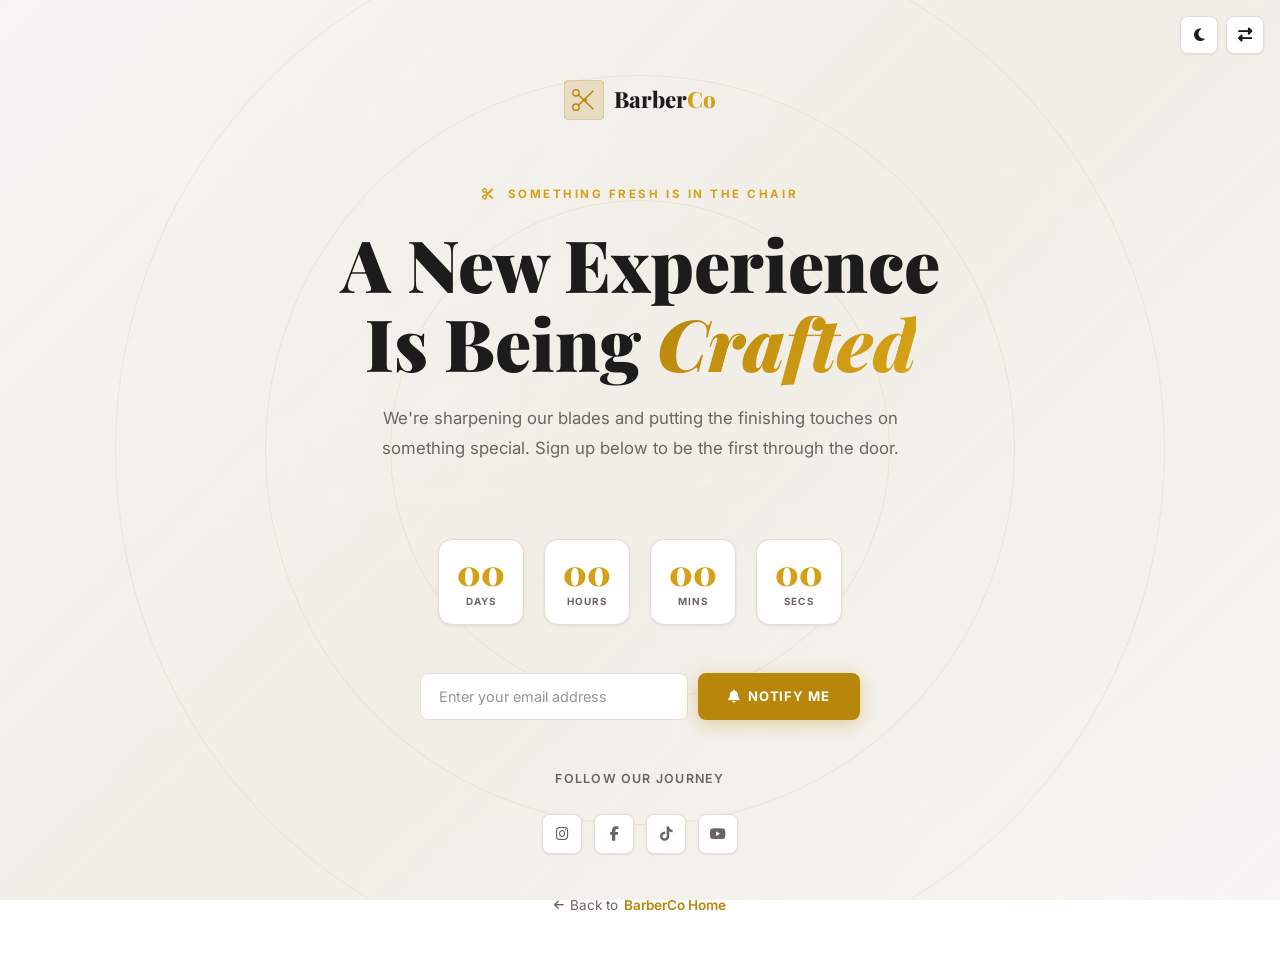
<file: coming-soon.html>
<!DOCTYPE html>
<html lang="en" dir="ltr">
<head>
    <meta charset="UTF-8">
    <meta name="viewport" content="width=device-width, initial-scale=1.0">
    <meta name="description" content="Something exciting is coming to BarberCo. A brand-new experience is being crafted — stay tuned and be the first to know.">
    <title>Coming Soon | BarberCo Barbershop</title>
    <link rel="icon" href="data:image/svg+xml,%3Csvg xmlns='http://www.w3.org/2000/svg' viewBox='0 0 100 100'%3E%3Crect width='100' height='100' rx='14' fill='%23B8860B' opacity='.15'/%3E%3Ccircle cx='30' cy='32' r='8' fill='none' stroke='%23B8860B' stroke-width='7'/%3E%3Ccircle cx='30' cy='68' r='8' fill='none' stroke='%23B8860B' stroke-width='7'/%3E%3Cline x1='36' y1='37' x2='72' y2='72' stroke='%23B8860B' stroke-width='8' stroke-linecap='round'/%3E%3Cline x1='36' y1='63' x2='72' y2='28' stroke='%23B8860B' stroke-width='8' stroke-linecap='round'/%3E%3C/svg%3E">
    <link rel="stylesheet" href="style.css">
    <link rel="stylesheet" href="https://cdnjs.cloudflare.com/ajax/libs/font-awesome/6.5.1/css/all.min.css">
    <style>
        body { 
            background: var(--bg);
            color: var(--text-body);
            transition: background-color 0.3s ease, color 0.3s ease;
        }
        .cs-bg {
            position: fixed;
            inset: 0;
            overflow: hidden;
            pointer-events: none;
        }
        .cs-bg img {
            width: 100%; height: 100%;
            object-fit: cover;
            opacity: 0.06;
            filter: grayscale(100%);
            transition: opacity 0.3s ease;
        }
        .dark .cs-bg img {
            opacity: 0.12;
        }
        .cs-bg-overlay {
            position: absolute;
            inset: 0;
            background: linear-gradient(135deg, rgba(248,246,242,0.96) 0%, rgba(240,237,230,0.92) 50%, rgba(248,246,242,0.98) 100%);
            transition: background 0.3s ease;
        }
        .dark .cs-bg-overlay {
            background: linear-gradient(135deg, rgba(17,17,17,0.98) 0%, rgba(17,17,17,0.85) 50%, rgba(28,20,5,0.95) 100%);
        }

        /* Decorative rings */
        .cs-ring {
            position: absolute;
            border-radius: 50%;
            border: 1px solid rgba(184,134,11,0.12);
            animation: expand 12s ease-in-out infinite;
        }
        .cs-ring-1 { width:500px; height:500px; top:50%; left:50%; transform:translate(-50%,-50%); animation-delay:0s; }
        .cs-ring-2 { width:750px; height:750px; top:50%; left:50%; transform:translate(-50%,-50%); animation-delay:2s; }
        .cs-ring-3 { width:1050px; height:1050px; top:50%; left:50%; transform:translate(-50%,-50%); animation-delay:4s; }
        @keyframes expand { 0%,100%{opacity:0.08;} 50%{opacity:0.25;} }

        .cs-inner {
            min-height: 100vh;
            display: flex;
            flex-direction: column;
            align-items: center;
            justify-content: center;
            text-align: center;
            padding: 80px 24px 48px;
            position: relative;
            z-index: 2;
        }
        .cs-logo {
            display: inline-flex;
            align-items: center;
            gap: 10px;
            margin-bottom: 64px;
            text-decoration: none;
            transition: opacity 0.2s, transform 0.3s ease;
        }
        .cs-logo:hover { opacity: 0.85; transform: translateY(-2px); }
        .cs-logo-text {
            font-family: 'Playfair Display', serif;
            font-size: 1.4rem;
            font-weight: 800;
            color: var(--text-dark);
            transition: color 0.3s ease;
        }
        .cs-logo-text span { color: var(--primary-light); }

        @media (max-width: 600px) {
            .cs-inner { padding: 96px 20px 48px; }
            .cs-logo { margin-bottom: 56px; }
        }

        .cs-tagline {
            font-size: 0.72rem;
            font-weight: 700;
            letter-spacing: 0.22em;
            text-transform: uppercase;
            color: var(--primary-light);
            margin-bottom: 20px;
        }
        .cs-title {
            font-family: 'Playfair Display', serif;
            font-size: clamp(2.4rem, 6vw, 4.5rem);
            font-weight: 900;
            color: var(--text-dark);
            line-height: 1.1;
            margin-bottom: 20px;
            transition: color 0.3s ease;
        }
        .cs-title em {
            font-style: italic;
            background: linear-gradient(135deg, #B8860B, #D4A017, #F0C060);
            background-size: 200% auto;
            -webkit-background-clip: text;
            background-clip: text;
            -webkit-text-fill-color: transparent;
            animation: goldShimmer 4s linear infinite;
        }
        @keyframes goldShimmer { 0%{background-position:-200% center} 100%{background-position:200% center} }
        
        .cs-desc { 
            color: var(--text-muted); 
            font-size: 1.05rem; 
            line-height: 1.8; 
            max-width: 520px; 
            margin: 0 auto 40px;
            transition: color 0.3s ease;
        }

        /* Notify form */
        .cs-notify-form {
            display: flex;
            gap: 10px;
            max-width: 440px;
            width: 100%;
            margin: 0 auto 48px;
            flex-wrap: wrap;
        }
        .cs-notify-form input {
            flex: 1;
            min-width: 200px;
            padding: 14px 18px;
            border: 1.5px solid var(--border);
            border-radius: 8px;
            background: var(--surface);
            color: var(--text-dark);
            font-size: 0.9rem;
            outline: none;
            transition: all 0.25s ease;
        }
        .cs-notify-form input::placeholder { color: var(--text-light); }
        .cs-notify-form input:focus { border-color: var(--primary); box-shadow: 0 0 0 3px var(--primary-glow); }

        /* Countdown */
        .cs-countdown {
            display: flex;
            gap: 20px;
            justify-content: center;
            margin-bottom: 48px;
            flex-wrap: wrap;
        }
        .cs-unit {
            background: var(--surface);
            border: 1px solid var(--border);
            border-radius: 14px;
            width: 86px; height: 86px;
            display: flex;
            flex-direction: column;
            align-items: center;
            justify-content: center;
            box-shadow: var(--shadow-sm);
            transition: all 0.3s ease;
        }
        .cs-unit:hover { 
            border-color: var(--primary); 
            transform: translateY(-3px);
            box-shadow: var(--shadow-md);
        }
        .cs-unit-num {
            font-family: 'Playfair Display', serif;
            font-size: 2.2rem;
            font-weight: 900;
            color: var(--primary-light);
            line-height: 1;
        }
        .cs-unit-label {
            font-size: 0.62rem;
            font-weight: 700;
            letter-spacing: 0.12em;
            text-transform: uppercase;
            color: var(--text-muted);
            margin-top: 4px;
        }

        /* Social links */
        .cs-social-label {
            font-size: 0.78rem;
            color: var(--text-muted);
            margin-bottom: 12px;
            letter-spacing: 0.1em;
            text-transform: uppercase;
            font-weight: 600;
        }
        .cs-social {
            display: flex;
            gap: 12px;
            justify-content: center;
            margin-top: 12px;
        }
        .cs-social a {
            width: 40px; height: 40px;
            border-radius: 8px;
            border: 1px solid var(--border);
            color: var(--text-muted);
            background: var(--surface);
            display: inline-flex;
            align-items: center;
            justify-content: center;
            font-size: 0.9rem;
            transition: all 0.25s ease;
            text-decoration: none;
            box-shadow: var(--shadow-sm);
        }
        .cs-social a:hover { 
            border-color: var(--primary); 
            color: var(--primary); 
            transform: translateY(-2px);
            box-shadow: var(--shadow-md);
        }

        .cs-home-link {
            font-size: 0.85rem;
            color: var(--text-muted);
            margin-top: 40px;
            display: flex;
            align-items: center;
            gap: 6px;
        }
        .cs-home-link a { color: var(--primary); text-decoration: none; font-weight: 600; }
        .cs-home-link a:hover { text-decoration: underline; }

        /* Icon btn styling for controls */
        .auth-top-icons .icon-btn { 
            background: var(--surface); 
            border: 1px solid var(--border); 
            color: var(--text-dark);
            box-shadow: var(--shadow-sm);
            transition: all 0.25s ease;
        }
        .auth-top-icons .icon-btn:hover { 
            border-color: var(--primary); 
            color: var(--primary); 
            transform: translateY(-2px);
            box-shadow: var(--shadow-md);
        }
    </style>
</head>
<body>

<!-- Top-right controls -->
<div class="auth-top-icons">
    <button class="icon-btn dark-toggle" id="cs-dark-toggle" title="Toggle dark mode" aria-label="Toggle dark mode">
        <i class="fas fa-moon"></i>
    </button>
    <button class="icon-btn rtl-toggle" id="cs-rtl-toggle" title="Toggle RTL" aria-label="Toggle RTL">
        <i class="fas fa-exchange-alt"></i>
    </button>
</div>

<!-- Background -->
<div class="cs-bg">
    <img src="assets/hero_home1.png" alt="" role="presentation" loading="eager">
    <div class="cs-bg-overlay"></div>
    <div class="cs-ring cs-ring-1"></div>
    <div class="cs-ring cs-ring-2"></div>
    <div class="cs-ring cs-ring-3"></div>
</div>

<div class="cs-inner">
    <!-- Logo → Home -->
    <a href="index.html" class="cs-logo" id="cs-logo" aria-label="BarberCo Home">
        <svg width="40" height="40" viewBox="0 0 100 100" fill="none">
            <rect width="100" height="100" rx="14" fill="var(--primary)" opacity="0.18"/>
            <rect width="100" height="100" rx="14" fill="none" stroke="var(--primary)" stroke-width="2" opacity="0.5"/>
            <circle cx="30" cy="32" r="8" fill="none" stroke="var(--primary)" stroke-width="3.5"/>
            <circle cx="30" cy="68" r="8" fill="none" stroke="var(--primary)" stroke-width="3.5"/>
            <line x1="36" y1="37" x2="72" y2="72" stroke="var(--primary)" stroke-width="4" stroke-linecap="round"/>
            <line x1="36" y1="63" x2="72" y2="28" stroke="var(--primary)" stroke-width="4" stroke-linecap="round"/>
            <circle cx="54" cy="50" r="3.5" fill="var(--primary)"/>
        </svg>
        <div class="cs-logo-text">Barber<span>Co</span></div>
    </a>

    <div class="cs-tagline">
        <i class="fas fa-cut"></i>&nbsp; Something Fresh Is in the Chair
    </div>

    <h1 class="cs-title">A New Experience<br>Is Being <em>Crafted</em></h1>
    <p class="cs-desc">We're sharpening our blades and putting the finishing touches on something special. Sign up below to be the first through the door.</p>

    <!-- Countdown -->
    <div class="cs-countdown" id="countdown" data-target="2026-12-01T00:00:00">
        <div class="cs-unit"><div class="cs-unit-num" id="cd-days">--</div><div class="cs-unit-label">Days</div></div>
        <div class="cs-unit"><div class="cs-unit-num" id="cd-hours">--</div><div class="cs-unit-label">Hours</div></div>
        <div class="cs-unit"><div class="cs-unit-num" id="cd-minutes">--</div><div class="cs-unit-label">Mins</div></div>
        <div class="cs-unit"><div class="cs-unit-num" id="cd-seconds">--</div><div class="cs-unit-label">Secs</div></div>
    </div>

    <!-- Notify Form -->
    <form class="cs-notify-form" id="cs-notify-form">
        <input type="email" id="cs-email" placeholder="Enter your email address" required aria-label="Email for notification">
        <button type="submit" class="btn btn-primary" id="cs-notify-btn">
            <i class="fas fa-bell"></i> Notify Me
        </button>
    </form>

    <!-- Social -->
    <p class="cs-social-label">Follow Our Journey</p>
    <div class="cs-social">
        <a href="#" aria-label="Instagram"><i class="fab fa-instagram"></i></a>
        <a href="#" aria-label="Facebook"><i class="fab fa-facebook-f"></i></a>
        <a href="#" aria-label="TikTok"><i class="fab fa-tiktok"></i></a>
        <a href="#" aria-label="YouTube"><i class="fab fa-youtube"></i></a>
    </div>

    <div class="cs-home-link">
        <i class="fas fa-arrow-left" style="font-size:0.7rem;"></i>
        Back to <a href="index.html" id="cs-back-home">BarberCo Home</a>
    </div>
</div>

<script src="script.js"></script>
<script>
const csForm = document.getElementById('cs-notify-form');
if (csForm) {
    csForm.addEventListener('submit', function(e) {
        e.preventDefault();
        const btn = document.getElementById('cs-notify-btn');
        btn.textContent = '✓ You\'re on the list!';
        btn.style.background = '#2E7D32';
        btn.disabled = true;
        csForm.querySelector('input').value = '';
    });
}
</script>
</body>
</html>
</file>
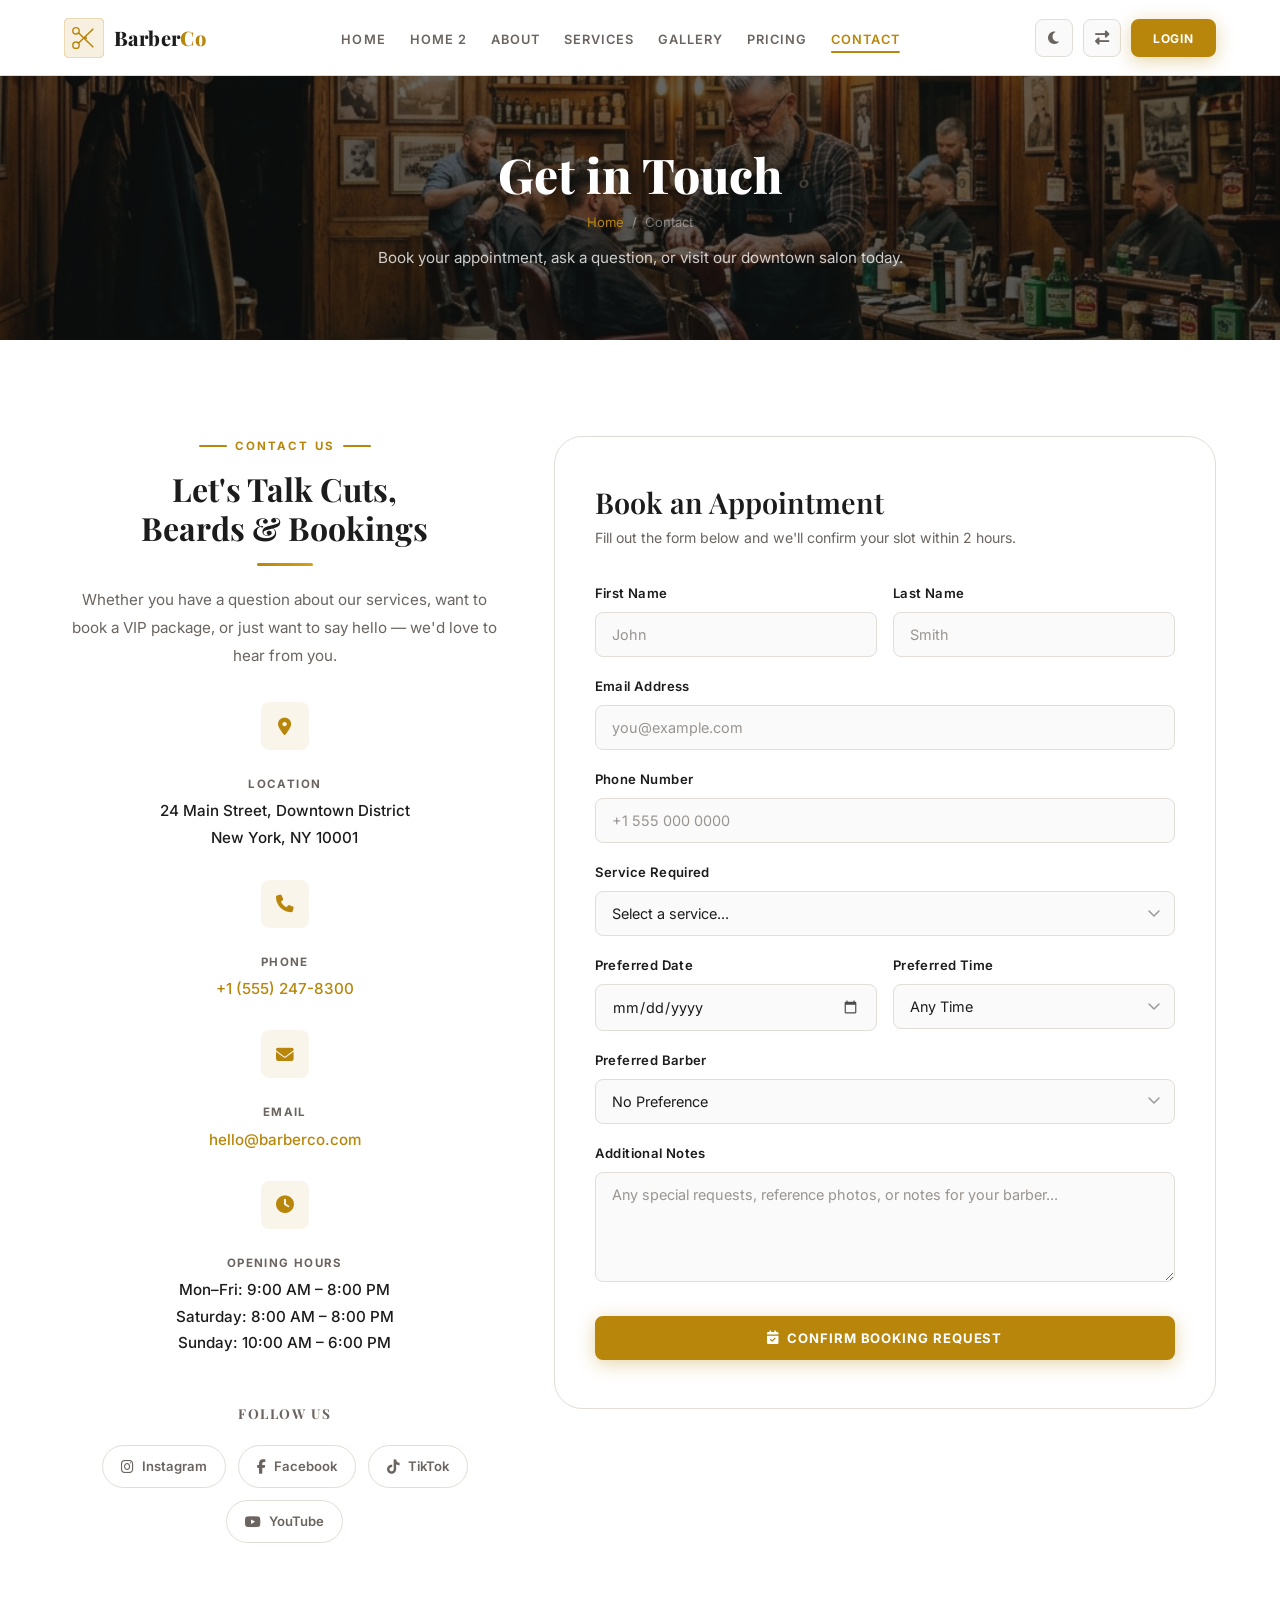
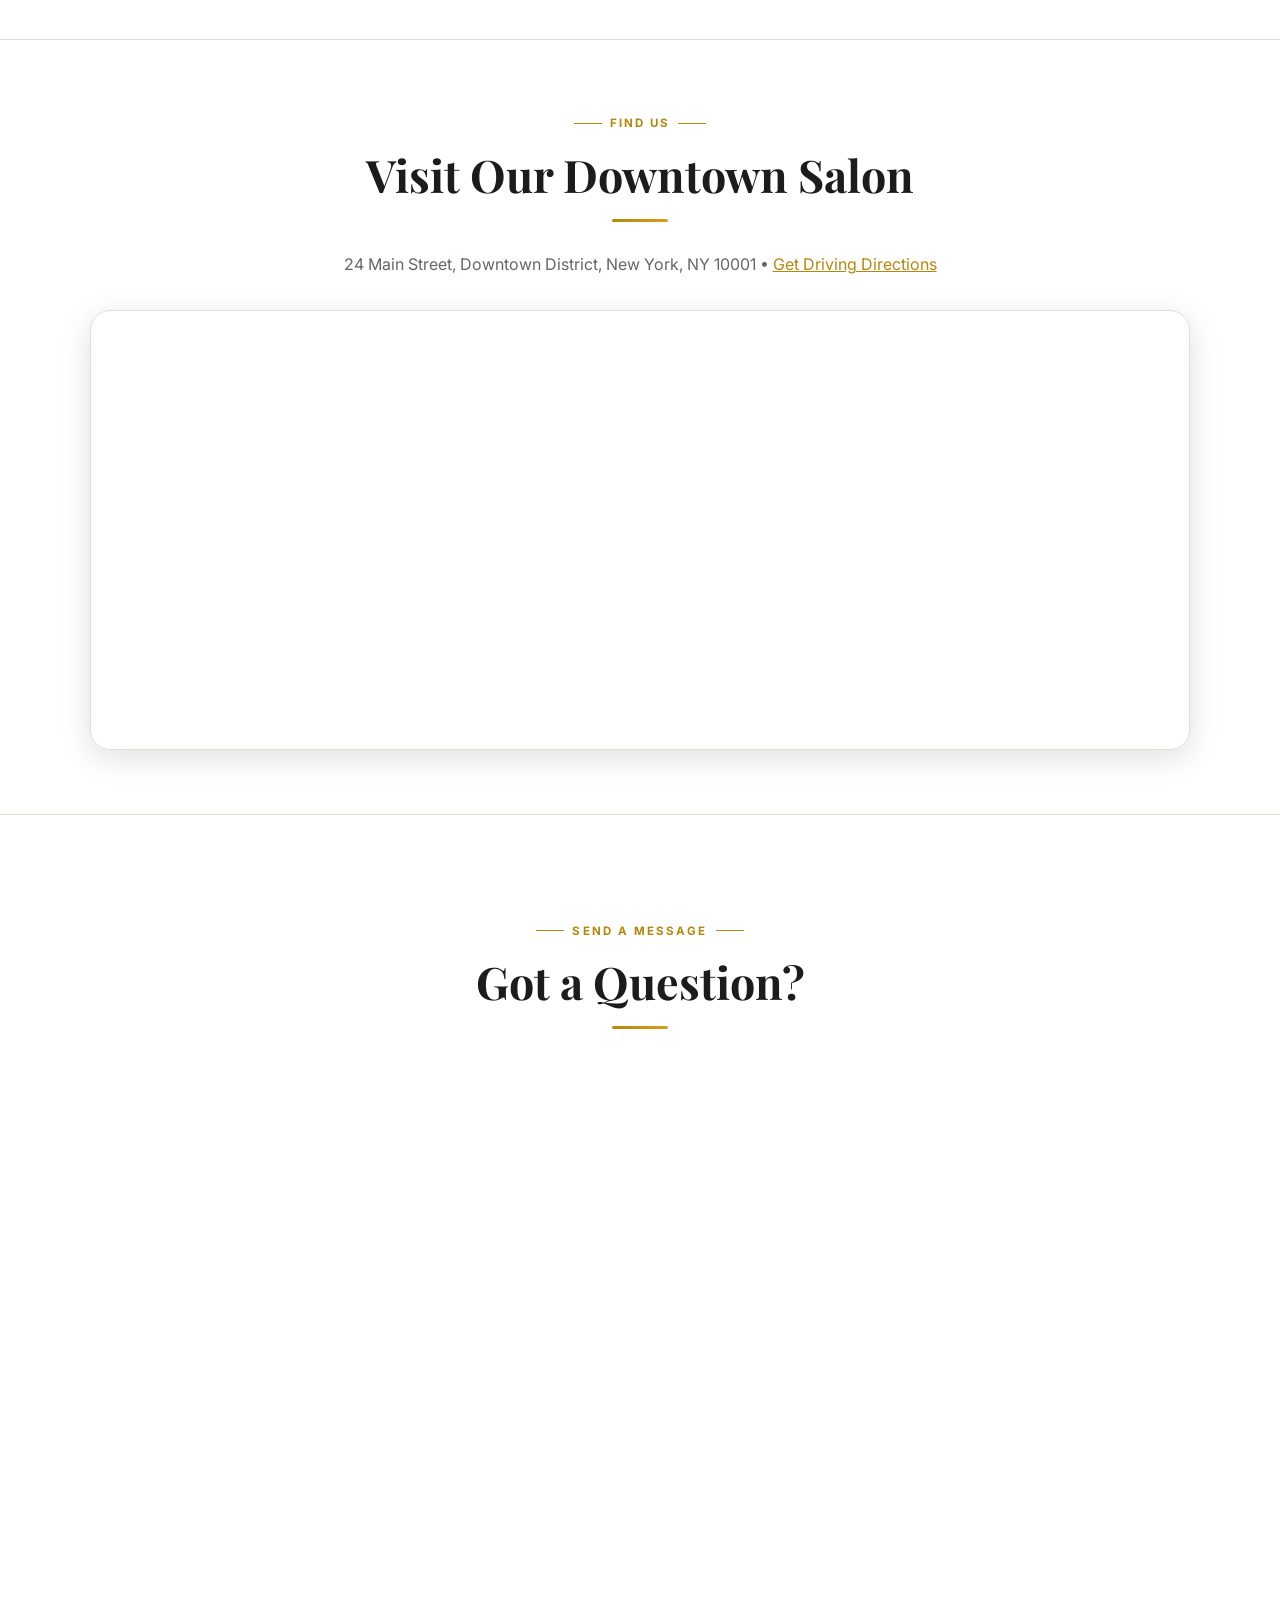
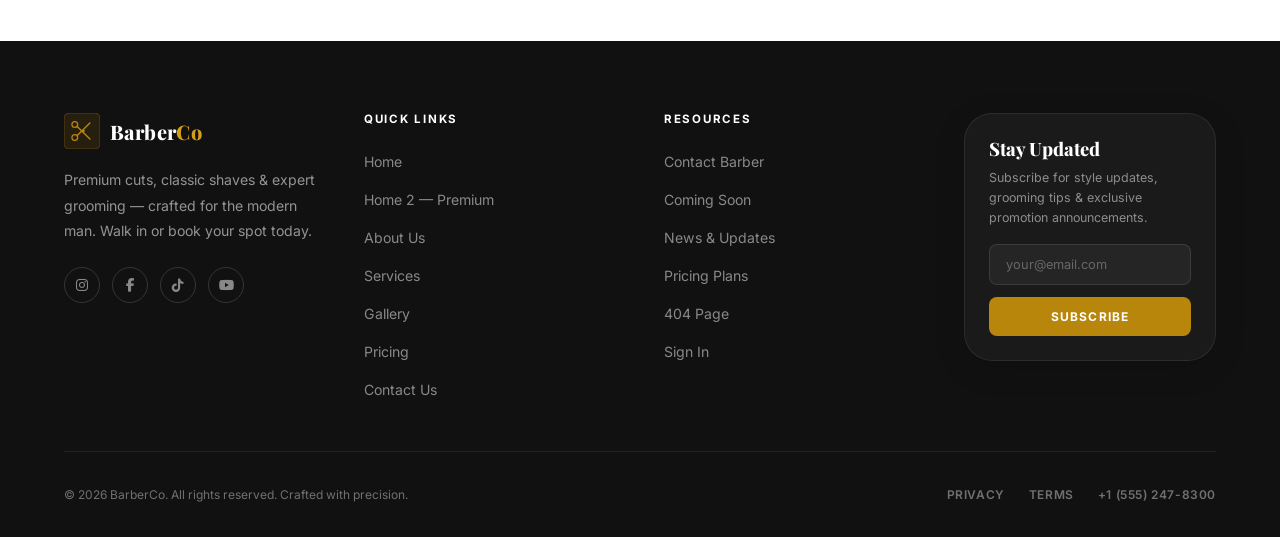
<file: contact.html>
<!DOCTYPE html>
<html lang="en" dir="ltr">
<head>
    <meta charset="UTF-8">
    <meta name="viewport" content="width=device-width, initial-scale=1.0">
    <meta name="description" content="Contact BarberCo — book an appointment, find our location, or get in touch with our team. We're ready to give you your best cut.">
    <title>Contact | BarberCo Barbershop & Men's Grooming</title>
    <link rel="icon" href="data:image/svg+xml,%3Csvg xmlns='http://www.w3.org/2000/svg' viewBox='0 0 100 100'%3E%3Crect width='100' height='100' rx='14' fill='%23B8860B' opacity='.15'/%3E%3Ccircle cx='30' cy='32' r='8' fill='none' stroke='%23B8860B' stroke-width='7'/%3E%3Ccircle cx='30' cy='68' r='8' fill='none' stroke='%23B8860B' stroke-width='7'/%3E%3Cline x1='36' y1='37' x2='72' y2='72' stroke='%23B8860B' stroke-width='8' stroke-linecap='round'/%3E%3Cline x1='36' y1='63' x2='72' y2='28' stroke='%23B8860B' stroke-width='8' stroke-linecap='round'/%3E%3C/svg%3E">
    <link rel="stylesheet" href="style.css">
    <link rel="stylesheet" href="https://cdnjs.cloudflare.com/ajax/libs/font-awesome/6.5.1/css/all.min.css">
    <style>
        .contact-grid { display:grid; grid-template-columns:1fr 1.5fr; gap:48px; align-items:flex-start; }
        @media(max-width:1024px){ .contact-grid { grid-template-columns:1fr; } }

        .map-placeholder {
            border-radius: var(--radius-lg);
            overflow: hidden;
            background: var(--surface-alt);
            border: 1px solid var(--border);
            height: 320px;
            display: flex;
            align-items: center;
            justify-content: center;
            flex-direction: column;
            gap: 12px;
            color: var(--text-muted);
            font-size: 0.9rem;
        }
        .map-placeholder i { font-size: 2rem; color: var(--primary); }
        .map-placeholder span { font-weight: 600; }

        /* The booking form section */
        .contact-form-section {
            background: var(--surface-card);
            border: 1px solid var(--border);
            border-radius: var(--radius-xl);
            padding: 48px 40px;
        }
        @media(max-width:768px){ .contact-form-section { padding: 32px 20px; } }

        /* Social links row */
        .social-row {
            display: flex;
            gap: 12px;
            margin-top: 24px;
            flex-wrap: wrap;
        }
        .social-link {
            display: inline-flex;
            align-items: center;
            gap: 8px;
            padding: 9px 18px;
            border: 1.5px solid var(--border);
            border-radius: 999px;
            font-size: 0.82rem;
            font-weight: 600;
            color: var(--text-muted);
            transition: var(--transition);
            text-decoration: none;
        }
        .social-link:hover { border-color: var(--primary); color: var(--primary); }
        .social-link i { font-size: 0.9rem; }
    </style>
</head>
<body>
<div id="navbar-placeholder"></div>

<!-- Banner -->
<div class="page-banner">
    <img src="assets/about_story.png" alt="BarberCo location" loading="lazy">
    <div class="page-banner-content">
        <h1 class="aos">Get in Touch</h1>
        <div class="breadcrumb"><a href="index.html">Home</a><span>/</span><span>Contact</span></div>
        <p class="page-banner-subtext aos delay-1">Book your appointment, ask a question, or visit our downtown salon today.</p>
    </div>
</div>

<!-- ===== CONTACT INFO + FORM ===== -->
<section class="section" id="contact">
    <div class="container">
        <div class="contact-grid">
            <!-- Left: Info (Center-Aligned) -->
            <div class="contact-info-block aos" style="display:flex;flex-direction:column;align-items:center;text-align:center;">
                <div class="section-label">Contact Us</div>
                <h2 class="section-title" style="font-size:2rem;text-align:center;">Let's Talk Cuts,<br>Beards & Bookings</h2>
                <div class="gold-divider" style="margin:0 auto 20px;"></div>
                <p style="font-size:0.95rem;color:var(--text-muted);line-height:1.85;margin-bottom:32px;text-align:center;max-width:440px;">Whether you have a question about our services, want to book a VIP package, or just want to say hello — we'd love to hear from you.</p>

                <div class="contact-info-item" style="flex-direction:column;align-items:center;text-align:center;">
                    <div class="contact-icon" style="margin-bottom:6px;"><i class="fas fa-map-marker-alt"></i></div>
                    <div>
                        <div class="contact-info-label">Location</div>
                        <div class="contact-info-value">24 Main Street, Downtown District<br>New York, NY 10001</div>
                    </div>
                </div>
                <div class="contact-info-item" style="flex-direction:column;align-items:center;text-align:center;">
                    <div class="contact-icon" style="margin-bottom:6px;"><i class="fas fa-phone"></i></div>
                    <div>
                        <div class="contact-info-label">Phone</div>
                        <div class="contact-info-value"><a href="tel:+15552478300" style="color:var(--primary);">+1 (555) 247-8300</a></div>
                    </div>
                </div>
                <div class="contact-info-item" style="flex-direction:column;align-items:center;text-align:center;">
                    <div class="contact-icon" style="margin-bottom:6px;"><i class="fas fa-envelope"></i></div>
                    <div>
                        <div class="contact-info-label">Email</div>
                        <div class="contact-info-value"><a href="mailto:hello@barberco.com" style="color:var(--primary);">hello@barberco.com</a></div>
                    </div>
                </div>
                <div class="contact-info-item" style="flex-direction:column;align-items:center;text-align:center;">
                    <div class="contact-icon" style="margin-bottom:6px;"><i class="fas fa-clock"></i></div>
                    <div>
                        <div class="contact-info-label">Opening Hours</div>
                        <div class="contact-info-value">Mon–Fri: 9:00 AM – 8:00 PM<br>Saturday: 8:00 AM – 8:00 PM<br>Sunday: 10:00 AM – 6:00 PM</div>
                    </div>
                </div>

                <!-- Social -->
                <div style="margin-top:20px;text-align:center;">
                    <h4 style="font-size:0.85rem;font-weight:700;letter-spacing:0.12em;text-transform:uppercase;color:var(--text-muted);margin-bottom:16px;">Follow Us</h4>
                    <div class="social-row" style="justify-content:center;">
                        <a href="#" class="social-link" id="contact-instagram"><i class="fab fa-instagram"></i> Instagram</a>
                        <a href="#" class="social-link" id="contact-facebook"><i class="fab fa-facebook-f"></i> Facebook</a>
                        <a href="#" class="social-link" id="contact-tiktok"><i class="fab fa-tiktok"></i> TikTok</a>
                        <a href="#" class="social-link" id="contact-youtube"><i class="fab fa-youtube"></i> YouTube</a>
                    </div>
                </div>
            </div>

            <!-- Right: Form -->
            <div class="contact-form-section aos delay-2" id="booking">
                <h3 style="margin-bottom:6px;">Book an Appointment</h3>
                <p style="font-size:0.88rem;color:var(--text-muted);margin-bottom:32px;">Fill out the form below and we'll confirm your slot within 2 hours.</p>
                <form id="contact-form">
                    <div class="booking-form" style="padding:0;background:none;border:none;box-shadow:none;">
                        <div class="form-row">
                            <div class="form-group">
                                <label class="form-label" for="c-fname">First Name</label>
                                <input type="text" id="c-fname" class="form-input" placeholder="John" required>
                            </div>
                            <div class="form-group">
                                <label class="form-label" for="c-lname">Last Name</label>
                                <input type="text" id="c-lname" class="form-input" placeholder="Smith" required>
                            </div>
                        </div>
                        <div class="form-group">
                            <label class="form-label" for="c-email">Email Address</label>
                            <input type="email" id="c-email" class="form-input" placeholder="you@example.com" required>
                        </div>
                        <div class="form-group">
                            <label class="form-label" for="c-phone">Phone Number</label>
                            <input type="tel" id="c-phone" class="form-input" placeholder="+1 555 000 0000">
                        </div>
                        <div class="form-group">
                            <label class="form-label" for="c-service">Service Required</label>
                            <select id="c-service" class="form-input form-select" required>
                                <option value="">Select a service...</option>
                                <option>Haircut & Fade</option>
                                <option>Beard Grooming</option>
                                <option>Hot Towel Shave</option>
                                <option>Hair Coloring</option>
                                <option>Full VIP Package</option>
                                <option>Kids Haircut</option>
                                <option>Other / Question</option>
                            </select>
                        </div>
                        <div class="form-row">
                            <div class="form-group">
                                <label class="form-label" for="c-date">Preferred Date</label>
                                <input type="date" id="c-date" class="form-input" required>
                            </div>
                            <div class="form-group">
                                <label class="form-label" for="c-time">Preferred Time</label>
                                <select id="c-time" class="form-input form-select">
                                    <option value="">Any Time</option>
                                    <option>Morning (9–12)</option>
                                    <option>Afternoon (12–4)</option>
                                    <option>Evening (4–8)</option>
                                </select>
                            </div>
                        </div>
                        <div class="form-group">
                            <label class="form-label" for="c-barber">Preferred Barber</label>
                            <select id="c-barber" class="form-input form-select">
                                <option value="">No Preference</option>
                                <option>Marcus Johnson</option>
                                <option>Daniel Reyes</option>
                                <option>James Carter</option>
                            </select>
                        </div>
                        <div class="form-group">
                            <label class="form-label" for="c-notes">Additional Notes</label>
                            <textarea id="c-notes" class="form-input form-textarea" placeholder="Any special requests, reference photos, or notes for your barber..."></textarea>
                        </div>
                        <button type="submit" class="btn btn-primary btn-full" id="contact-submit-btn" style="margin-top:8px;">
                            <i class="fas fa-calendar-check"></i> Confirm Booking Request
                        </button>
                    </div>
                </form>
            </div>
        </div>
    </div>
</section>

<!-- ===== CENTERED LIVE MAP SECTION ===== -->
<section class="section-sm" style="background:var(--surface-dark);border-top:1px solid var(--border);border-bottom:1px solid var(--border);">
    <div class="container text-center">
        <div class="section-label aos">Find Us</div>
        <h2 class="section-title aos delay-1">Visit Our Downtown Salon</h2>
        <div class="gold-divider"></div>
        <p class="aos delay-2" style="color:var(--text-muted);margin-bottom:32px;">24 Main Street, Downtown District, New York, NY 10001 &bull; <a href="https://maps.google.com" target="_blank" rel="noopener" style="color:var(--primary);text-decoration:underline;">Get Driving Directions</a></p>
        
        <div class="live-map-wrap aos delay-3" style="border-radius:var(--radius-lg);overflow:hidden;border:1px solid var(--border);box-shadow:var(--shadow-lg);max-width:1100px;margin:0 auto;height:440px;position:relative;">
            <iframe 
                src="https://www.google.com/maps/embed?pb=!1m18!1m12!1m3!1d3022.6175402729013!2d-73.98565568459395!3d40.74844097932847!2m3!1f0!0!0!3f0!3m2!1i1024!2i768!4f13.1!3m3!1m2!1s0x89c259a9b3117469%3A0xd134e199a405a163!2sEmpire%20State%20Building!5e0!3m2!1sen!2sus!4v1620000000000!5m2!1sen!2sus" 
                width="100%" 
                height="100%" 
                style="border:0;" 
                allowfullscreen="" 
                loading="lazy" 
                referrerpolicy="no-referrer-when-downgrade"
                title="BarberCo Barbershop Location Live Map">
            </iframe>
        </div>
    </div>
</section>

<!-- ===== GENERAL MESSAGE SECTION ===== -->
<section class="section bg-alt">
    <div class="container">
        <div class="text-center" style="max-width:640px;margin:0 auto;">
            <div class="section-label aos">Send a Message</div>
            <h2 class="section-title aos delay-1" style="margin-bottom:16px;">Got a Question?</h2>
            <div class="gold-divider" style="margin:18px auto 28px;"></div>
            <p class="aos delay-2" style="color:var(--text-muted);margin-bottom:36px;">Not ready to book yet? No problem. Send us a message and we'll get back to you within the same business day.</p>
            <form id="contact-form-general" class="aos delay-3" style="text-align:left;">
                <div class="form-group">
                    <label class="form-label" for="g-name">Your Name</label>
                    <input type="text" id="g-name" class="form-input" placeholder="Your full name" required>
                </div>
                <div class="form-group">
                    <label class="form-label" for="g-email">Email Address</label>
                    <input type="email" id="g-email" class="form-input" placeholder="you@example.com" required>
                </div>
                <div class="form-group">
                    <label class="form-label" for="g-msg">Message</label>
                    <textarea id="g-msg" class="form-input form-textarea" placeholder="Your message..." required></textarea>
                </div>
                <button type="submit" class="btn btn-primary btn-full" id="general-msg-submit">
                    <i class="fas fa-paper-plane"></i> Send Message
                </button>
            </form>
        </div>
    </div>
</section>

<div id="footer-placeholder"></div>
<script src="components.js"></script>
<script src="script.js"></script>
<script>
// General contact form
const gForm = document.getElementById('contact-form-general');
if (gForm) {
    gForm.addEventListener('submit', function(e) {
        e.preventDefault();
        const btn = gForm.querySelector('[type=submit]');
        btn.textContent = 'Sending...';
        btn.disabled = true;
        setTimeout(() => {
            btn.textContent = '✓ Message Sent! We\'ll reply soon.';
            btn.style.background = '#2E7D32';
            gForm.reset();
            setTimeout(() => { btn.textContent = 'Send Message'; btn.style.background = ''; btn.disabled = false; }, 3500);
        }, 1000);
    });
}
</script>
</body>
</html>
</file>
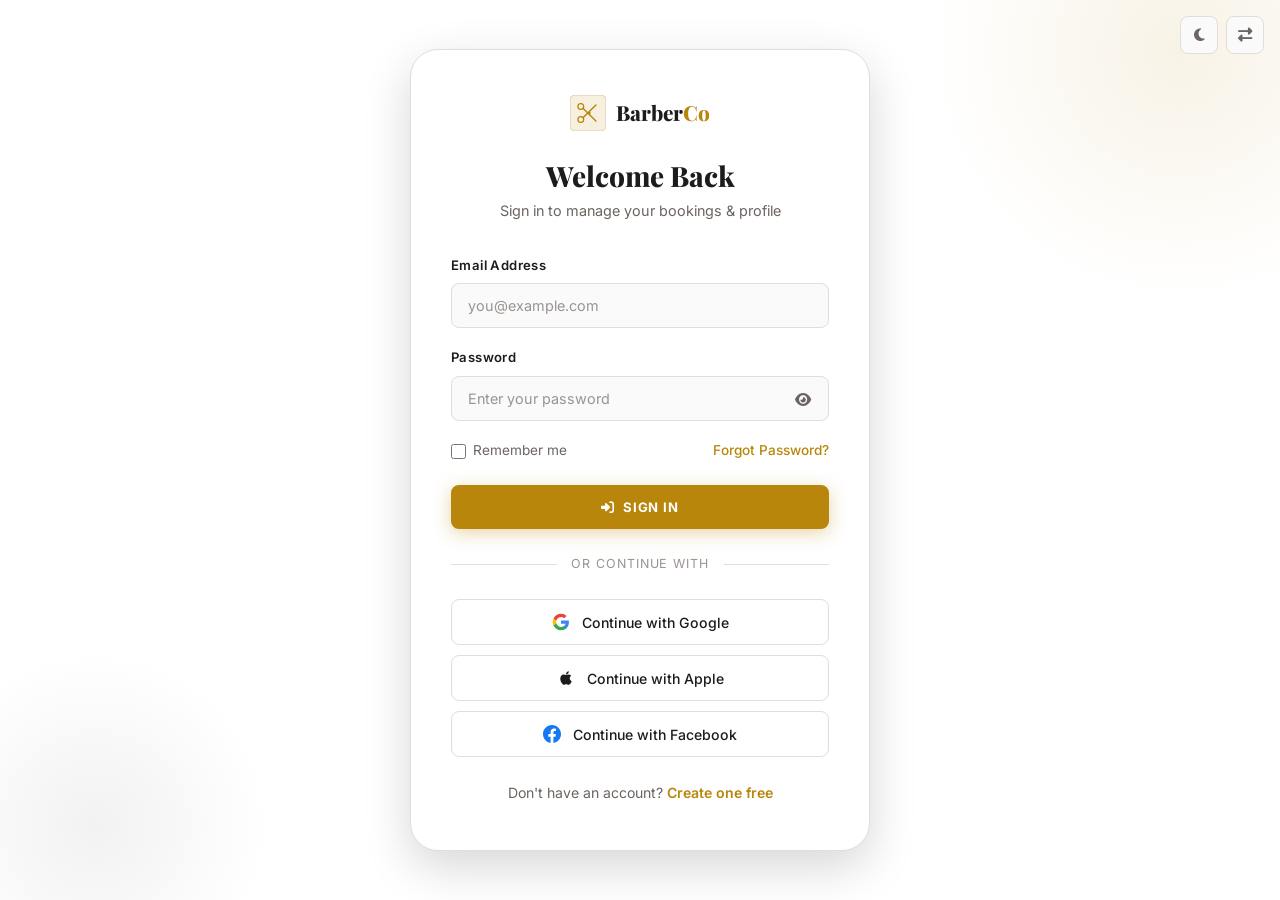
<file: login.html>
<!DOCTYPE html>
<html lang="en" dir="ltr">
<head>
    <meta charset="UTF-8">
    <meta name="viewport" content="width=device-width, initial-scale=1.0">
    <meta name="description" content="Sign in to your BarberCo account to manage bookings, view your grooming history and access exclusive member benefits.">
    <title>Sign In | BarberCo Barbershop</title>
    <link rel="icon" href="data:image/svg+xml,%3Csvg xmlns='http://www.w3.org/2000/svg' viewBox='0 0 100 100'%3E%3Crect width='100' height='100' rx='14' fill='%23B8860B' opacity='.15'/%3E%3Ccircle cx='30' cy='32' r='8' fill='none' stroke='%23B8860B' stroke-width='7'/%3E%3Ccircle cx='30' cy='68' r='8' fill='none' stroke='%23B8860B' stroke-width='7'/%3E%3Cline x1='36' y1='37' x2='72' y2='72' stroke='%23B8860B' stroke-width='8' stroke-linecap='round'/%3E%3Cline x1='36' y1='63' x2='72' y2='28' stroke='%23B8860B' stroke-width='8' stroke-linecap='round'/%3E%3C/svg%3E">
    <link rel="stylesheet" href="style.css">
    <link rel="stylesheet" href="https://cdnjs.cloudflare.com/ajax/libs/font-awesome/6.5.1/css/all.min.css">
</head>
<body>

<!-- Top-right controls -->
<div class="auth-top-icons">
    <button class="icon-btn dark-toggle" id="login-dark-toggle" title="Toggle dark mode" aria-label="Toggle dark mode">
        <i class="fas fa-moon"></i>
    </button>
    <button class="icon-btn rtl-toggle" id="login-rtl-toggle" title="Toggle RTL layout" aria-label="Toggle RTL">
        <i class="fas fa-exchange-alt"></i>
    </button>
</div>

<div class="auth-page" id="login-page">
    <!-- Background decorations -->
    <div class="auth-bg-decor">
        <div class="blob1"></div>
        <div class="blob2"></div>
    </div>

    <!-- Auth Card -->
    <div class="auth-card">
        <!-- Logo -->
        <a href="index.html" class="auth-logo" id="login-logo" aria-label="BarberCo Home">
            <svg width="36" height="36" viewBox="0 0 100 100" fill="none" xmlns="http://www.w3.org/2000/svg">
                <rect width="100" height="100" rx="14" fill="var(--primary)" opacity="0.12"/>
                <rect width="100" height="100" rx="14" fill="none" stroke="var(--primary)" stroke-width="2" opacity="0.5"/>
                <circle cx="30" cy="32" r="8" fill="none" stroke="var(--primary)" stroke-width="3.5"/>
                <circle cx="30" cy="68" r="8" fill="none" stroke="var(--primary)" stroke-width="3.5"/>
                <line x1="36" y1="37" x2="72" y2="72" stroke="var(--primary)" stroke-width="4" stroke-linecap="round"/>
                <line x1="36" y1="63" x2="72" y2="28" stroke="var(--primary)" stroke-width="4" stroke-linecap="round"/>
                <circle cx="54" cy="50" r="3.5" fill="var(--primary)"/>
            </svg>
            <div class="auth-logo-text">Barber<span>Co</span></div>
        </a>

        <h1 class="auth-title">Welcome Back</h1>
        <p class="auth-subtitle">Sign in to manage your bookings & profile</p>

        <form class="auth-form" id="login-form">
            <div class="form-group">
                <label class="form-label" for="login-email">Email Address</label>
                <input type="email" id="login-email" class="form-input" placeholder="you@example.com" required autocomplete="email">
            </div>
            <div class="form-group">
                <label class="form-label" for="login-password">Password</label>
                <div class="input-wrapper">
                    <input type="password" id="login-password" class="form-input" placeholder="Enter your password" required autocomplete="current-password">
                    <button type="button" class="toggle-password" aria-label="Toggle password visibility">
                        <i class="fas fa-eye"></i>
                    </button>
                </div>
            </div>
            <div class="auth-row">
                <label>
                    <input type="checkbox" id="login-remember"> Remember me
                </label>
                <a href="#" id="forgot-password-link">Forgot Password?</a>
            </div>
            <button type="submit" class="btn btn-primary btn-full" id="login-submit-btn">
                <i class="fas fa-sign-in-alt"></i> Sign In
            </button>
        </form>

        <div class="auth-divider">or continue with</div>

        <div>
            <!-- Google -->
            <button class="btn-social" id="login-google-btn" type="button">
                <svg width="18" height="18" viewBox="0 0 24 24" aria-hidden="true">
                    <path d="M22.56 12.25c0-.78-.07-1.53-.2-2.25H12v4.26h5.92a5.06 5.06 0 01-2.2 3.32v2.77h3.57c2.08-1.92 3.28-4.74 3.28-8.1z" fill="#4285F4"/>
                    <path d="M12 23c2.97 0 5.46-.98 7.28-2.66l-3.57-2.77c-.98.66-2.23 1.06-3.71 1.06-2.86 0-5.29-1.93-6.16-4.53H2.18v2.84C3.99 20.53 7.7 23 12 23z" fill="#34A853"/>
                    <path d="M5.84 14.09c-.22-.66-.35-1.36-.35-2.09s.13-1.43.35-2.09V7.07H2.18C1.43 8.55 1 10.22 1 12s.43 3.45 1.18 4.93l2.85-2.22.81-.62z" fill="#FBBC05"/>
                    <path d="M12 5.38c1.62 0 3.06.56 4.21 1.64l3.15-3.15C17.45 2.09 14.97 1 12 1 7.7 1 3.99 3.47 2.18 7.07l3.66 2.84c.87-2.6 3.3-4.53 6.16-4.53z" fill="#EA4335"/>
                </svg>
                Continue with Google
            </button>
            <!-- Apple -->
            <button class="btn-social" id="login-apple-btn" type="button">
                <svg width="18" height="18" viewBox="0 0 24 24" fill="currentColor" aria-hidden="true">
                    <path d="M17.05 20.28c-.98.95-2.05.88-3.08.4-1.09-.5-2.08-.48-3.24 0-1.44.62-2.2.44-3.06-.4C2.79 15.25 3.51 7.59 9.05 7.31c1.35.07 2.29.74 3.08.8 1.18-.24 2.31-.93 3.57-.84 1.51.12 2.65.72 3.4 1.8-3.12 1.87-2.38 5.98.48 7.13-.57 1.5-1.31 2.99-2.54 4.09zM12.03 7.25c-.15-2.23 1.66-4.07 3.74-4.25.29 2.58-2.34 4.5-3.74 4.25z"/>
                </svg>
                Continue with Apple
            </button>
            <!-- Facebook -->
            <button class="btn-social" id="login-facebook-btn" type="button">
                <svg width="18" height="18" viewBox="0 0 24 24" fill="#1877F2" aria-hidden="true">
                    <path d="M24 12.073C24 5.405 18.627 0 12 0S0 5.405 0 12.073C0 18.1 4.388 23.094 10.125 24v-8.437H7.078v-3.49h3.047V9.41c0-3.025 1.792-4.697 4.533-4.697 1.313 0 2.686.236 2.686.236v2.97h-1.513c-1.491 0-1.956.93-1.956 1.887v2.267h3.328l-.532 3.49h-2.796V24C19.612 23.094 24 18.1 24 12.073z"/>
                </svg>
                Continue with Facebook
            </button>
        </div>

        <p class="auth-footer-text">Don't have an account? <a href="signup.html" id="login-signup-link">Create one free</a></p>
    </div>
</div>

<script src="script.js"></script>
</body>
</html>
</file>
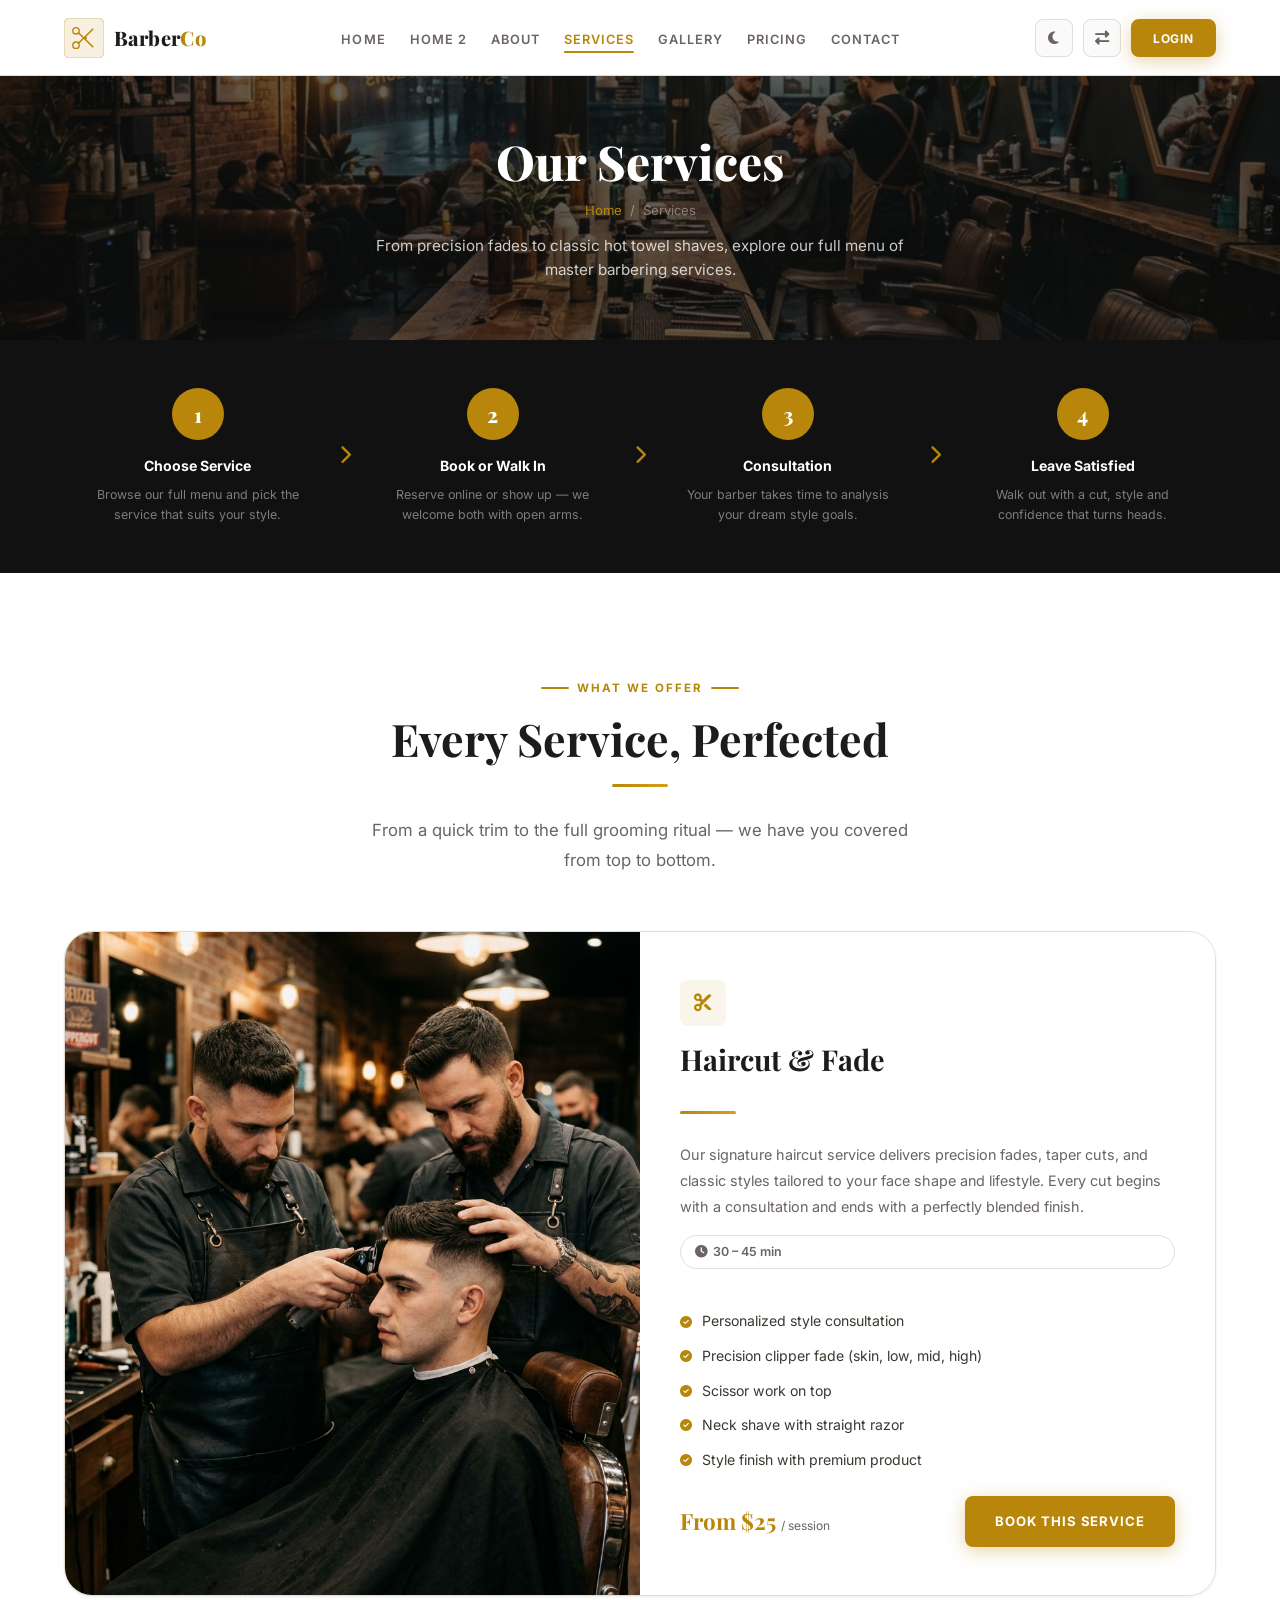
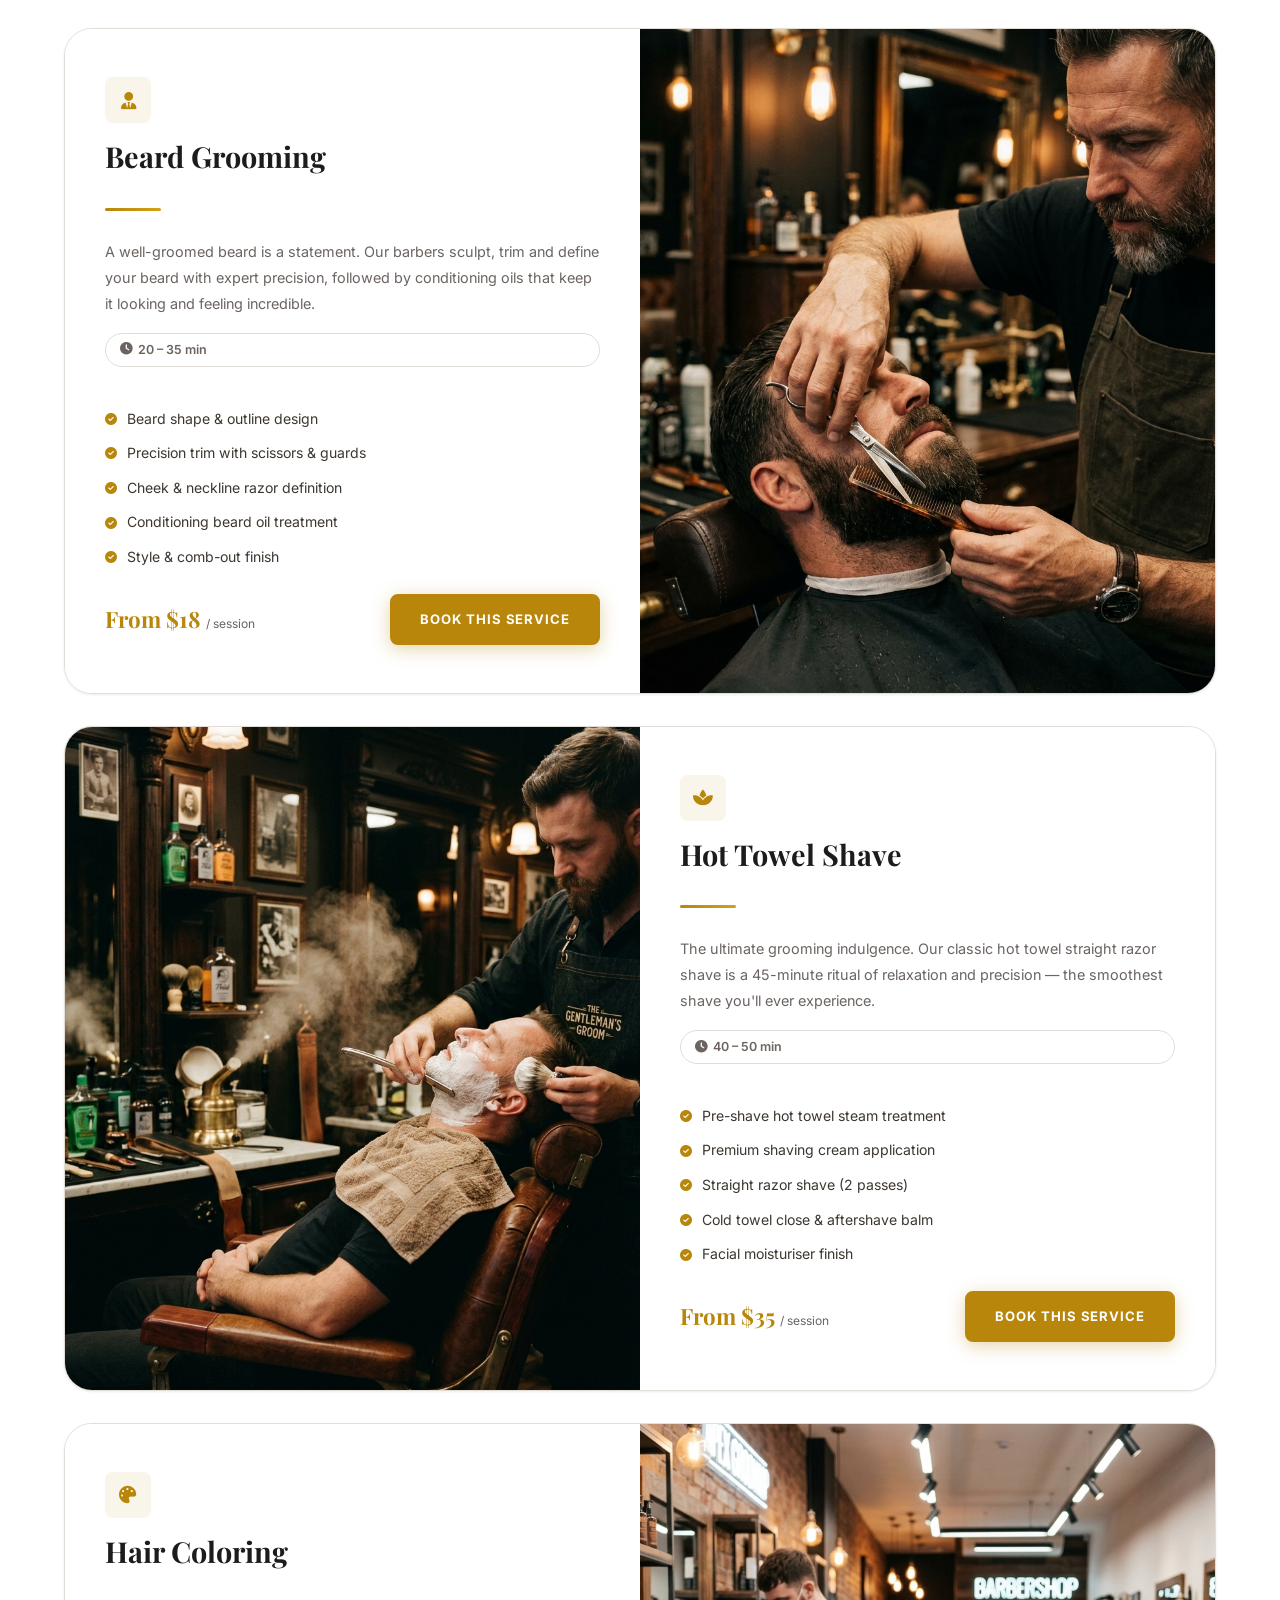
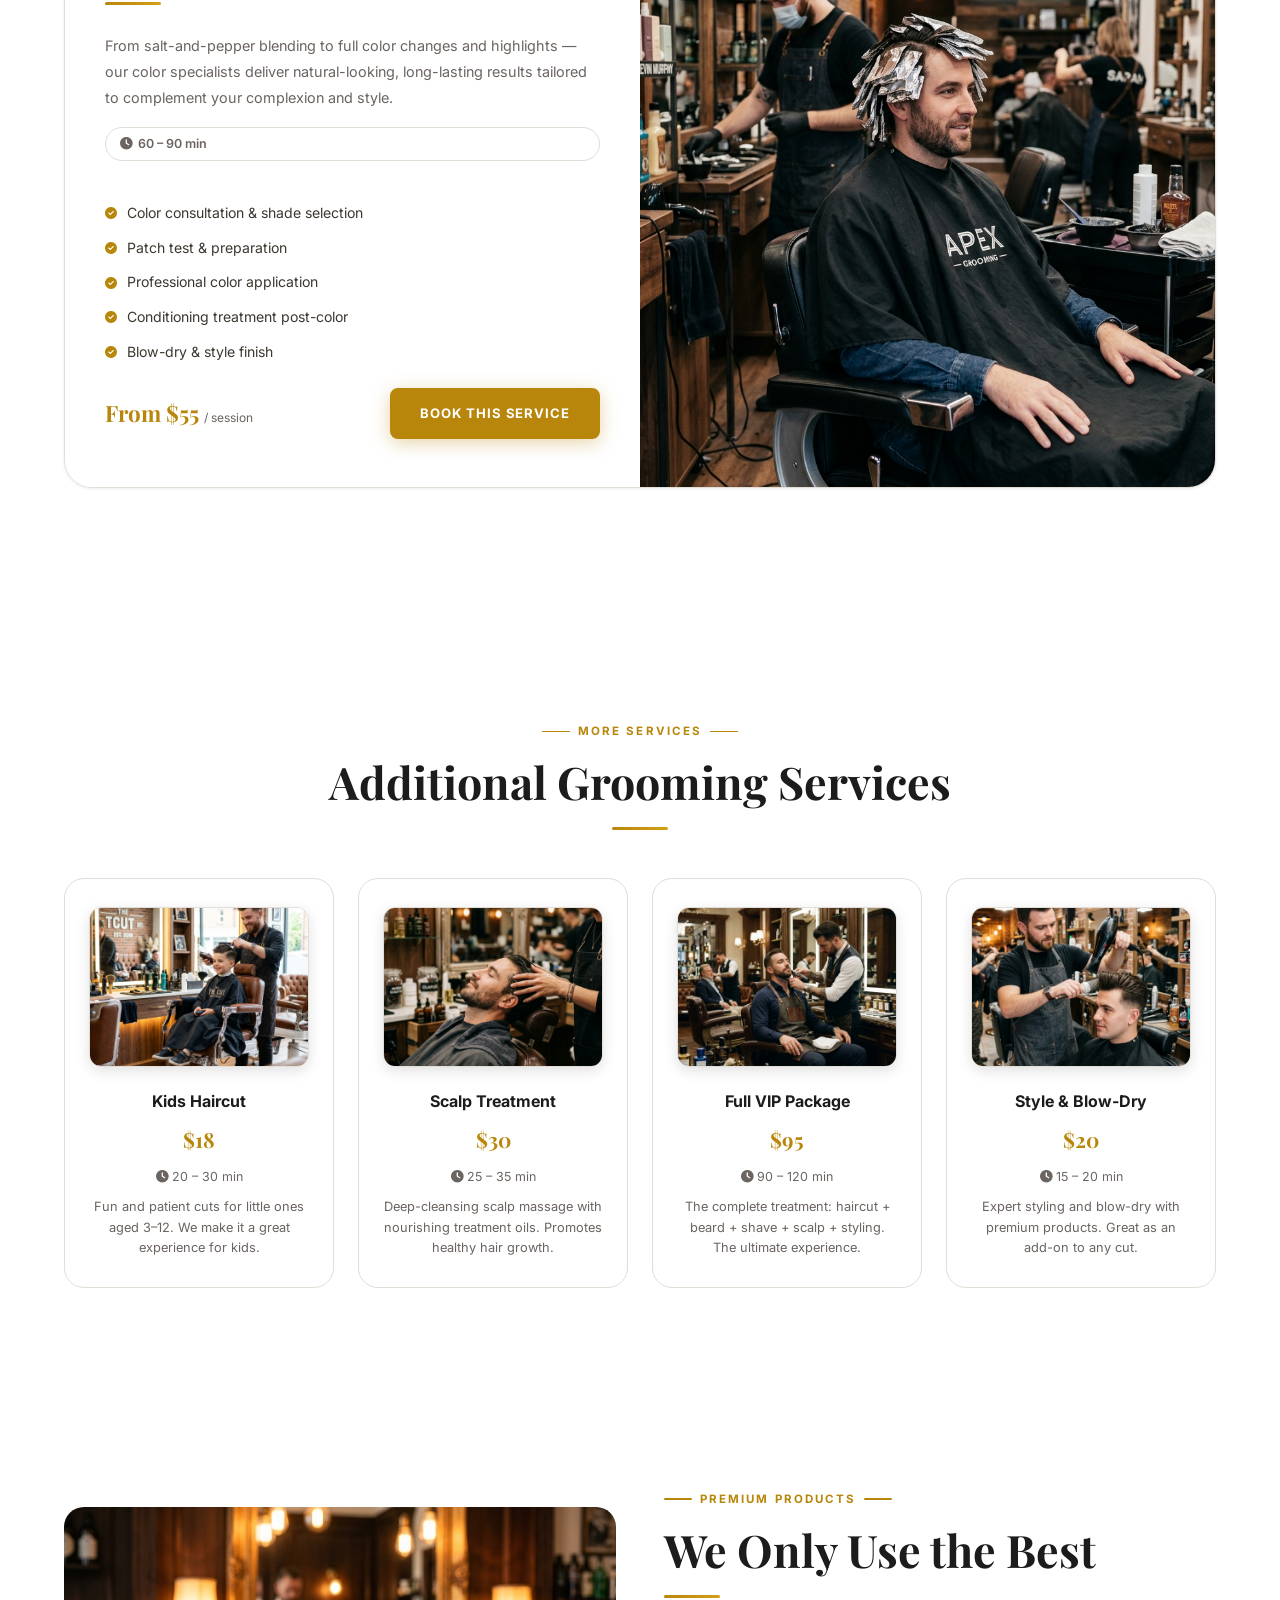
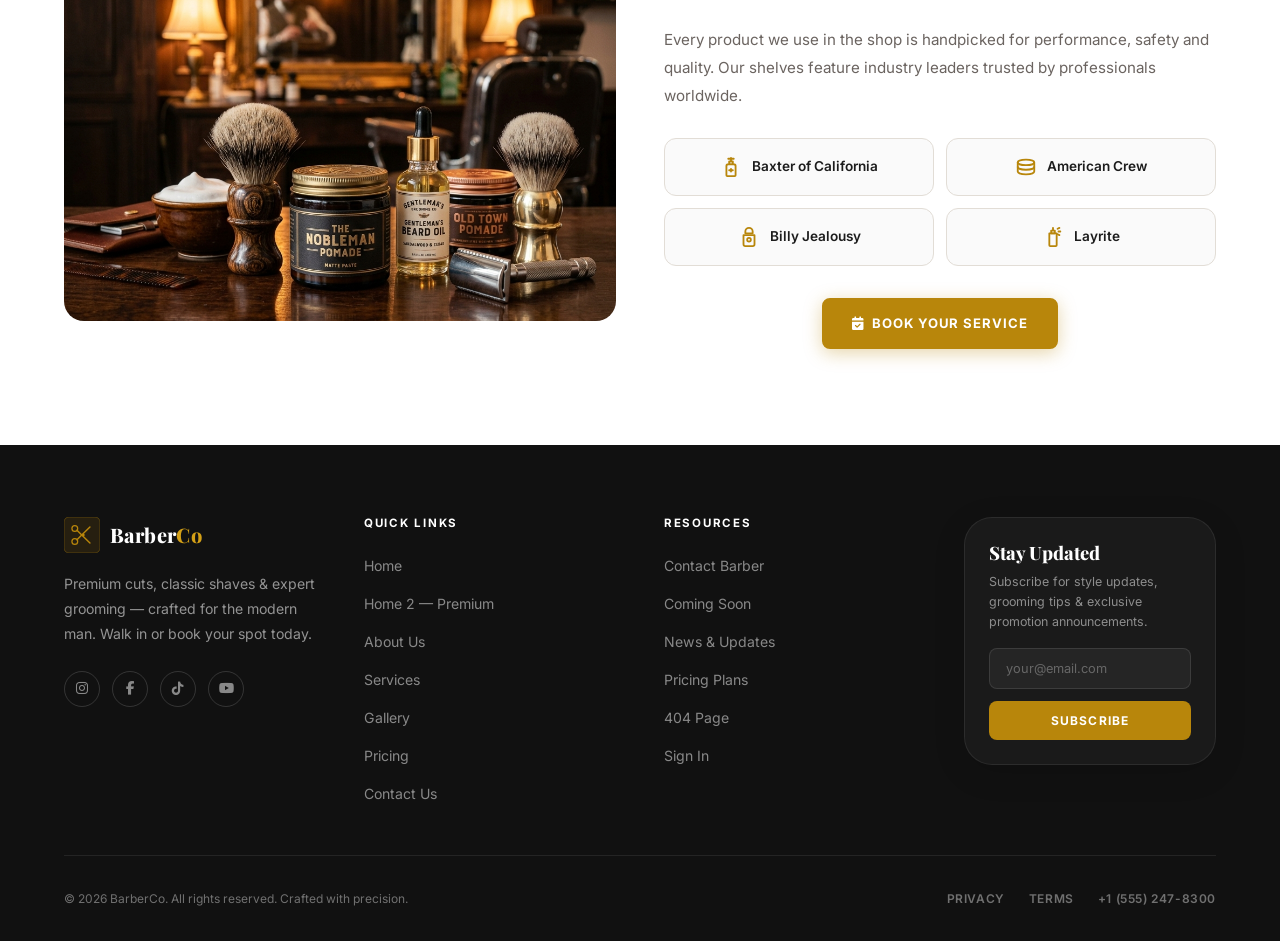
<file: services.html>
<!DOCTYPE html>
<html lang="en" dir="ltr">
<head>
    <meta charset="UTF-8">
    <meta name="viewport" content="width=device-width, initial-scale=1.0">
    <meta name="description" content="BarberCo services — haircuts, fades, beard grooming, hot towel shaves, hair coloring, kids cuts and full grooming packages. Expert barbershop services in downtown.">
    <title>Services | BarberCo Barbershop & Men's Grooming</title>
    <link rel="icon" href="data:image/svg+xml,%3Csvg xmlns='http://www.w3.org/2000/svg' viewBox='0 0 100 100'%3E%3Crect width='100' height='100' rx='14' fill='%23B8860B' opacity='.15'/%3E%3Ccircle cx='30' cy='32' r='8' fill='none' stroke='%23B8860B' stroke-width='7'/%3E%3Ccircle cx='30' cy='68' r='8' fill='none' stroke='%23B8860B' stroke-width='7'/%3E%3Cline x1='36' y1='37' x2='72' y2='72' stroke='%23B8860B' stroke-width='8' stroke-linecap='round'/%3E%3Cline x1='36' y1='63' x2='72' y2='28' stroke='%23B8860B' stroke-width='8' stroke-linecap='round'/%3E%3C/svg%3E">
    <link rel="stylesheet" href="style.css">
    <link rel="stylesheet" href="https://cdnjs.cloudflare.com/ajax/libs/font-awesome/6.5.1/css/all.min.css">
    <style>
        /* Process banner */
        .process-band {
            background: var(--secondary-dark);
            padding: 48px 0;
        }
        .process-steps-row {
            display: flex;
            align-items: center;
            justify-content: center;
            gap: 0;
            flex-wrap: wrap;
        }
        .proc-step {
            display: flex;
            flex-direction: column;
            align-items: center;
            text-align: center;
            padding: 0 32px;
            flex: 1;
            min-width: 160px;
        }
        .proc-num {
            width: 52px; height: 52px;
            border-radius: 50%;
            background: var(--primary);
            color: #FFF;
            font-family: 'Playfair Display', serif;
            font-size: 1.3rem;
            font-weight: 800;
            display: flex;
            align-items: center;
            justify-content: center;
            margin-bottom: 14px;
            flex-shrink: 0;
        }
        .proc-title { font-size: 0.88rem; font-weight: 700; color: #FFFFFF; margin-bottom: 6px; }
        .proc-desc { font-size: 0.78rem; color: rgba(255,255,255,0.45); line-height: 1.6; }
        .proc-arrow { color: var(--primary); font-size: 1.2rem; flex-shrink: 0; padding: 0 8px; }
        @media(max-width:768px){
            .proc-arrow { display:none; }
            .process-steps-row {
                flex-direction: column;
                gap: 28px;
            }
            .proc-step {
                width: 100%;
                max-width: 340px;
                padding: 0;
                min-width: 0;
            }
        }

        /* Service detail card (full width) */
        .svc-detail {
            display: grid;
            grid-template-columns: 1fr 1fr;
            gap: 0;
            border-radius: var(--radius-xl);
            overflow: hidden;
            border: 1px solid var(--border);
            box-shadow: var(--shadow-sm);
            margin-bottom: 32px;
            transition: var(--transition);
        }
        .svc-detail:hover { box-shadow: var(--shadow-lg); transform: translateY(-3px); }
        .svc-detail.reverse { direction: rtl; }
        .svc-detail.reverse > * { direction: ltr; }
        .svc-detail-img { width:100%; height:100%; min-height:360px; object-fit:cover; display:block; }
        .svc-detail-body {
            padding: 48px 40px;
            background: var(--surface-card);
            display: flex;
            flex-direction: column;
            justify-content: center;
        }
        .svc-includes {
            display: flex;
            flex-direction: column;
            gap: 10px;
            margin: 20px 0 24px;
        }
        .svc-includes-item {
            display: flex;
            align-items: center;
            gap: 10px;
            font-size: 0.88rem;
            color: var(--text-body);
        }
        .svc-includes-item i { color: var(--primary); font-size: 0.75rem; flex-shrink:0; }
        .svc-duration {
            display: inline-flex;
            align-items: center;
            gap: 6px;
            font-size: 0.78rem;
            font-weight: 600;
            color: var(--text-muted);
            border: 1px solid var(--border);
            border-radius: 999px;
            padding: 5px 14px;
            margin-bottom: 20px;
        }

        @media(max-width:1024px){ .svc-detail { grid-template-columns: 1fr; } .svc-detail.reverse { direction: ltr; } .svc-detail-img { height: 280px; } .svc-detail-body { padding: 32px 24px; } }

        /* Mini service grid */
        .mini-service {
            background: var(--surface-card);
            border: 1px solid var(--border);
            border-radius: var(--radius-lg);
            padding: 28px 24px;
            text-align: center;
            transition: var(--transition);
        }
        .mini-service:hover { box-shadow: var(--shadow-md); transform: translateY(-3px); border-color: var(--primary-glow); }
        .mini-svc-img {
            width: 100%;
            height: 160px;
            border-radius: 12px;
            overflow: hidden;
            margin: 0 auto 20px;
            border: 1px solid var(--border);
            box-shadow: 0 4px 14px rgba(0, 0, 0, 0.12);
            transition: var(--transition);
        }
        .mini-svc-img img {
            width: 100%;
            height: 100%;
            object-fit: cover;
            display: block;
            transition: transform 0.4s ease;
        }
        .mini-service:hover .mini-svc-img img {
            transform: scale(1.06);
        }
        .mini-service:hover .mini-svc-img {
            border-color: var(--primary);
        }
        .mini-svc-name { font-size: 1rem; font-weight: 700; color: var(--text-dark); margin-bottom: 6px; }
        .mini-svc-price { font-family: 'Playfair Display', serif; font-size: 1.3rem; font-weight: 700; color: var(--primary); margin-bottom: 8px; }
        .mini-svc-time { font-size: 0.78rem; color: var(--text-muted); }
    </style>
</head>
<body>
<div id="navbar-placeholder"></div>

<!-- Banner -->
<div class="page-banner">
    <img src="assets/services_banner_hero.png" alt="BarberCo services" loading="lazy">
    <div class="page-banner-content">
        <h1 class="aos">Our Services</h1>
        <div class="breadcrumb"><a href="index.html">Home</a><span>/</span><span>Services</span></div>
        <p class="page-banner-subtext aos delay-1">From precision fades to classic hot towel shaves, explore our full menu of master barbering services.</p>
    </div>
</div>

<!-- Process Band -->
<div class="process-band">
    <div class="container">
        <div class="process-steps-row">
            <div class="proc-step aos delay-1">
                <div class="proc-num">1</div>
                <div class="proc-title">Choose Service</div>
                <div class="proc-desc">Browse our full menu and pick the service that suits your style.</div>
            </div>
            <div class="proc-arrow hide-mobile"><i class="fas fa-chevron-right"></i></div>
            <div class="proc-step aos delay-2">
                <div class="proc-num">2</div>
                <div class="proc-title">Book or Walk In</div>
                <div class="proc-desc">Reserve online or show up — we welcome both with open arms.</div>
            </div>
            <div class="proc-arrow hide-mobile"><i class="fas fa-chevron-right"></i></div>
            <div class="proc-step aos delay-3">
                <div class="proc-num">3</div>
                <div class="proc-title">Consultation</div>
                <div class="proc-desc">Your barber takes time to analysis your dream style goals.</div>
            </div>
            <div class="proc-arrow hide-mobile"><i class="fas fa-chevron-right"></i></div>
            <div class="proc-step aos delay-4">
                <div class="proc-num">4</div>
                <div class="proc-title">Leave Satisfied</div>
                <div class="proc-desc">Walk out with a cut, style and confidence that turns heads.</div>
            </div>
        </div>
    </div>
</div>

<!-- ===== MAIN SERVICES ===== -->
<section class="section">
    <div class="container">
        <div class="text-center" style="margin-bottom:56px;">
            <div class="section-label aos">What We Offer</div>
            <h2 class="section-title aos delay-1">Every Service, Perfected</h2>
            <div class="gold-divider"></div>
            <p class="section-desc aos delay-2">From a quick trim to the full grooming ritual — we have you covered from top to bottom.</p>
        </div>

        <!-- Haircut & Fade -->
        <div class="svc-detail aos">
            <img src="assets/services_haircut_fade.png" alt="Haircut and fade service" class="svc-detail-img" loading="lazy">
            <div class="svc-detail-body">
                <div class="service-icon"><i class="fas fa-cut"></i></div>
                <h2 class="section-title" style="font-size:1.8rem;">Haircut & Fade</h2>
                <div class="gold-divider"></div>
                <p style="font-size:0.9rem;color:var(--text-muted);line-height:1.8;margin-bottom:16px;">Our signature haircut service delivers precision fades, taper cuts, and classic styles tailored to your face shape and lifestyle. Every cut begins with a consultation and ends with a perfectly blended finish.</p>
                <span class="svc-duration"><i class="fas fa-clock"></i> 30 – 45 min</span>
                <div class="svc-includes">
                    <div class="svc-includes-item"><i class="fas fa-check-circle"></i> Personalized style consultation</div>
                    <div class="svc-includes-item"><i class="fas fa-check-circle"></i> Precision clipper fade (skin, low, mid, high)</div>
                    <div class="svc-includes-item"><i class="fas fa-check-circle"></i> Scissor work on top</div>
                    <div class="svc-includes-item"><i class="fas fa-check-circle"></i> Neck shave with straight razor</div>
                    <div class="svc-includes-item"><i class="fas fa-check-circle"></i> Style finish with premium product</div>
                </div>
                <div style="display:flex;align-items:center;justify-content:space-between;flex-wrap:wrap;gap:16px;">
                    <div class="service-price">From $25 <small>/ session</small></div>
                    <a href="contact.html#booking" class="btn btn-primary" id="book-haircut-btn">Book This Service</a>
                </div>
            </div>
        </div>

        <!-- Beard Grooming -->
        <div class="svc-detail reverse aos">
            <img src="assets/services_beard_trim.png" alt="Beard grooming service" class="svc-detail-img" loading="lazy">
            <div class="svc-detail-body">
                <div class="service-icon"><i class="fas fa-user-tie"></i></div>
                <h2 class="section-title" style="font-size:1.8rem;">Beard Grooming</h2>
                <div class="gold-divider"></div>
                <p style="font-size:0.9rem;color:var(--text-muted);line-height:1.8;margin-bottom:16px;">A well-groomed beard is a statement. Our barbers sculpt, trim and define your beard with expert precision, followed by conditioning oils that keep it looking and feeling incredible.</p>
                <span class="svc-duration"><i class="fas fa-clock"></i> 20 – 35 min</span>
                <div class="svc-includes">
                    <div class="svc-includes-item"><i class="fas fa-check-circle"></i> Beard shape & outline design</div>
                    <div class="svc-includes-item"><i class="fas fa-check-circle"></i> Precision trim with scissors & guards</div>
                    <div class="svc-includes-item"><i class="fas fa-check-circle"></i> Cheek & neckline razor definition</div>
                    <div class="svc-includes-item"><i class="fas fa-check-circle"></i> Conditioning beard oil treatment</div>
                    <div class="svc-includes-item"><i class="fas fa-check-circle"></i> Style & comb-out finish</div>
                </div>
                <div style="display:flex;align-items:center;justify-content:space-between;flex-wrap:wrap;gap:16px;">
                    <div class="service-price">From $18 <small>/ session</small></div>
                    <a href="contact.html#booking" class="btn btn-primary" id="book-beard-btn">Book This Service</a>
                </div>
            </div>
        </div>

        <!-- Hot Towel Shave -->
        <div class="svc-detail aos">
            <img src="assets/services_hot_shave.png" alt="Hot towel straight razor shave" class="svc-detail-img" loading="lazy">
            <div class="svc-detail-body">
                <div class="service-icon"><i class="fas fa-spa"></i></div>
                <h2 class="section-title" style="font-size:1.8rem;">Hot Towel Shave</h2>
                <div class="gold-divider"></div>
                <p style="font-size:0.9rem;color:var(--text-muted);line-height:1.8;margin-bottom:16px;">The ultimate grooming indulgence. Our classic hot towel straight razor shave is a 45-minute ritual of relaxation and precision — the smoothest shave you'll ever experience.</p>
                <span class="svc-duration"><i class="fas fa-clock"></i> 40 – 50 min</span>
                <div class="svc-includes">
                    <div class="svc-includes-item"><i class="fas fa-check-circle"></i> Pre-shave hot towel steam treatment</div>
                    <div class="svc-includes-item"><i class="fas fa-check-circle"></i> Premium shaving cream application</div>
                    <div class="svc-includes-item"><i class="fas fa-check-circle"></i> Straight razor shave (2 passes)</div>
                    <div class="svc-includes-item"><i class="fas fa-check-circle"></i> Cold towel close & aftershave balm</div>
                    <div class="svc-includes-item"><i class="fas fa-check-circle"></i> Facial moisturiser finish</div>
                </div>
                <div style="display:flex;align-items:center;justify-content:space-between;flex-wrap:wrap;gap:16px;">
                    <div class="service-price">From $35 <small>/ session</small></div>
                    <a href="contact.html#booking" class="btn btn-primary" id="book-shave-btn">Book This Service</a>
                </div>
            </div>
        </div>

        <!-- Hair Coloring -->
        <div class="svc-detail reverse aos">
            <img src="assets/service_coloring.png" alt="Men's hair coloring and grey blending service" class="svc-detail-img" loading="lazy">
            <div class="svc-detail-body">
                <div class="service-icon"><i class="fas fa-palette"></i></div>
                <h2 class="section-title" style="font-size:1.8rem;">Hair Coloring</h2>
                <div class="gold-divider"></div>
                <p style="font-size:0.9rem;color:var(--text-muted);line-height:1.8;margin-bottom:16px;">From salt-and-pepper blending to full color changes and highlights — our color specialists deliver natural-looking, long-lasting results tailored to complement your complexion and style.</p>
                <span class="svc-duration"><i class="fas fa-clock"></i> 60 – 90 min</span>
                <div class="svc-includes">
                    <div class="svc-includes-item"><i class="fas fa-check-circle"></i> Color consultation & shade selection</div>
                    <div class="svc-includes-item"><i class="fas fa-check-circle"></i> Patch test & preparation</div>
                    <div class="svc-includes-item"><i class="fas fa-check-circle"></i> Professional color application</div>
                    <div class="svc-includes-item"><i class="fas fa-check-circle"></i> Conditioning treatment post-color</div>
                    <div class="svc-includes-item"><i class="fas fa-check-circle"></i> Blow-dry & style finish</div>
                </div>
                <div style="display:flex;align-items:center;justify-content:space-between;flex-wrap:wrap;gap:16px;">
                    <div class="service-price">From $55 <small>/ session</small></div>
                    <a href="contact.html#booking" class="btn btn-primary" id="book-color-btn">Book This Service</a>
                </div>
            </div>
        </div>
    </div>
</section>

<!-- ===== ADDITIONAL SERVICES ===== -->
<section class="section bg-alt">
    <div class="container">
        <div class="text-center" style="margin-bottom:48px;">
            <div class="section-label aos">More Services</div>
            <h2 class="section-title aos delay-1">Additional Grooming Services</h2>
            <div class="gold-divider"></div>
        </div>
        <div class="grid-4">
            <div class="mini-service aos delay-1">
                <div class="mini-svc-img"><img src="assets/mini_kids_haircut.png" alt="Kids Haircut" loading="lazy"></div>
                <div class="mini-svc-name">Kids Haircut</div>
                <div class="mini-svc-price">$18</div>
                <div class="mini-svc-time"><i class="fas fa-clock"></i> 20 – 30 min</div>
                <p style="font-size:0.8rem;color:var(--text-muted);margin-top:10px;line-height:1.6;">Fun and patient cuts for little ones aged 3–12. We make it a great experience for kids.</p>
            </div>
            <div class="mini-service aos delay-2">
                <div class="mini-svc-img"><img src="assets/mini_scalp_treatment.png" alt="Scalp Treatment" loading="lazy"></div>
                <div class="mini-svc-name">Scalp Treatment</div>
                <div class="mini-svc-price">$30</div>
                <div class="mini-svc-time"><i class="fas fa-clock"></i> 25 – 35 min</div>
                <p style="font-size:0.8rem;color:var(--text-muted);margin-top:10px;line-height:1.6;">Deep-cleansing scalp massage with nourishing treatment oils. Promotes healthy hair growth.</p>
            </div>
            <div class="mini-service aos delay-3">
                <div class="mini-svc-img"><img src="assets/mini_vip_package.png" alt="Full VIP Package" loading="lazy"></div>
                <div class="mini-svc-name">Full VIP Package</div>
                <div class="mini-svc-price">$95</div>
                <div class="mini-svc-time"><i class="fas fa-clock"></i> 90 – 120 min</div>
                <p style="font-size:0.8rem;color:var(--text-muted);margin-top:10px;line-height:1.6;">The complete treatment: haircut + beard + shave + scalp + styling. The ultimate experience.</p>
            </div>
            <div class="mini-service aos delay-4">
                <div class="mini-svc-img"><img src="assets/mini_style_blowdry.png" alt="Style & Blow-Dry" loading="lazy"></div>
                <div class="mini-svc-name">Style & Blow-Dry</div>
                <div class="mini-svc-price">$20</div>
                <div class="mini-svc-time"><i class="fas fa-clock"></i> 15 – 20 min</div>
                <p style="font-size:0.8rem;color:var(--text-muted);margin-top:10px;line-height:1.6;">Expert styling and blow-dry with premium products. Great as an add-on to any cut.</p>
            </div>
        </div>
    </div>
</section>

<!-- ===== PRODUCTS ===== -->
<section class="section">
    <div class="container">
        <div class="grid-2" style="gap:48px;align-items:center;">
            <div class="aos">
                <img src="assets/services_products_display.png" alt="Premium grooming products" style="width:100%;border-radius:20px;object-fit:cover;aspect-ratio:4/3;" loading="lazy">
            </div>
            <div class="aos delay-2">
                <div class="section-label">Premium Products</div>
                <h2 class="section-title">We Only Use the Best</h2>
                <div class="gold-divider"></div>
                <p style="font-size:0.95rem;color:var(--text-muted);line-height:1.85;margin-bottom:28px;">Every product we use in the shop is handpicked for performance, safety and quality. Our shelves feature industry leaders trusted by professionals worldwide.</p>
                <div class="grid-2" style="gap:12px;margin-bottom:32px;">
                    <div style="padding:16px;background:var(--surface-alt);border-radius:12px;border:1px solid var(--border);display:flex;align-items:center;justify-content:center;gap:10px;font-weight:600;font-size:0.85rem;color:var(--text-dark);">
                        <svg width="22" height="22" viewBox="0 0 24 24" fill="none" stroke="var(--primary)" stroke-width="2" stroke-linecap="round" stroke-linejoin="round">
                            <path d="M12 2v4M9 3h6M10 6h4v3h-4zM7 11a2 2 0 0 1 2-2h6a2 2 0 0 1 2 2v10a1 1 0 0 1-1 1H8a1 1 0 0 1-1-1V11z"/>
                            <path d="M12 14v3M10 15.5h4"/>
                        </svg>
                        <span>Baxter of California</span>
                    </div>
                    <div style="padding:16px;background:var(--surface-alt);border-radius:12px;border:1px solid var(--border);display:flex;align-items:center;justify-content:center;gap:10px;font-weight:600;font-size:0.85rem;color:var(--text-dark);">
                        <svg width="22" height="22" viewBox="0 0 24 24" fill="none" stroke="var(--primary)" stroke-width="2" stroke-linecap="round" stroke-linejoin="round">
                            <ellipse cx="12" cy="7" rx="9" ry="3"/>
                            <path d="M3 7v10c0 1.66 4.03 3 9 3s9-1.34 9-3V7"/>
                            <path d="M3 12c0 1.66 4.03 3 9 3s9-1.34 9-3"/>
                        </svg>
                        <span>American Crew</span>
                    </div>
                    <div style="padding:16px;background:var(--surface-alt);border-radius:12px;border:1px solid var(--border);display:flex;align-items:center;justify-content:center;gap:10px;font-weight:600;font-size:0.85rem;color:var(--text-dark);">
                        <svg width="22" height="22" viewBox="0 0 24 24" fill="none" stroke="var(--primary)" stroke-width="2" stroke-linecap="round" stroke-linejoin="round">
                            <path d="M12 2a4 4 0 0 0-4 4v2h8V6a4 4 0 0 0-4-4z"/>
                            <path d="M6 10h12v10a2 2 0 0 1-2 2H8a2 2 0 0 1-2-2V10z"/>
                            <circle cx="12" cy="15" r="2"/>
                        </svg>
                        <span>Billy Jealousy</span>
                    </div>
                    <div style="padding:16px;background:var(--surface-alt);border-radius:12px;border:1px solid var(--border);display:flex;align-items:center;justify-content:center;gap:10px;font-weight:600;font-size:0.85rem;color:var(--text-dark);">
                        <svg width="22" height="22" viewBox="0 0 24 24" fill="none" stroke="var(--primary)" stroke-width="2" stroke-linecap="round" stroke-linejoin="round">
                            <path d="M8 8h8v13a1 1 0 0 1-1 1H9a1 1 0 0 1-1-1V8z"/>
                            <path d="M10 5h4v3h-4zM12 2v3"/>
                            <path d="M17 3l2-1M18 6h2M17 9l2 1"/>
                        </svg>
                        <span>Layrite</span>
                    </div>
                </div>
                <div class="flex-center">
                    <a href="contact.html#booking" class="btn btn-primary" id="svc-book-cta"><i class="fas fa-calendar-check"></i> Book Your Service</a>
                </div>
            </div>
        </div>
    </div>
</section>

<div id="footer-placeholder"></div>
<script src="components.js"></script>
<script src="script.js"></script>
</body>
</html>
</file>
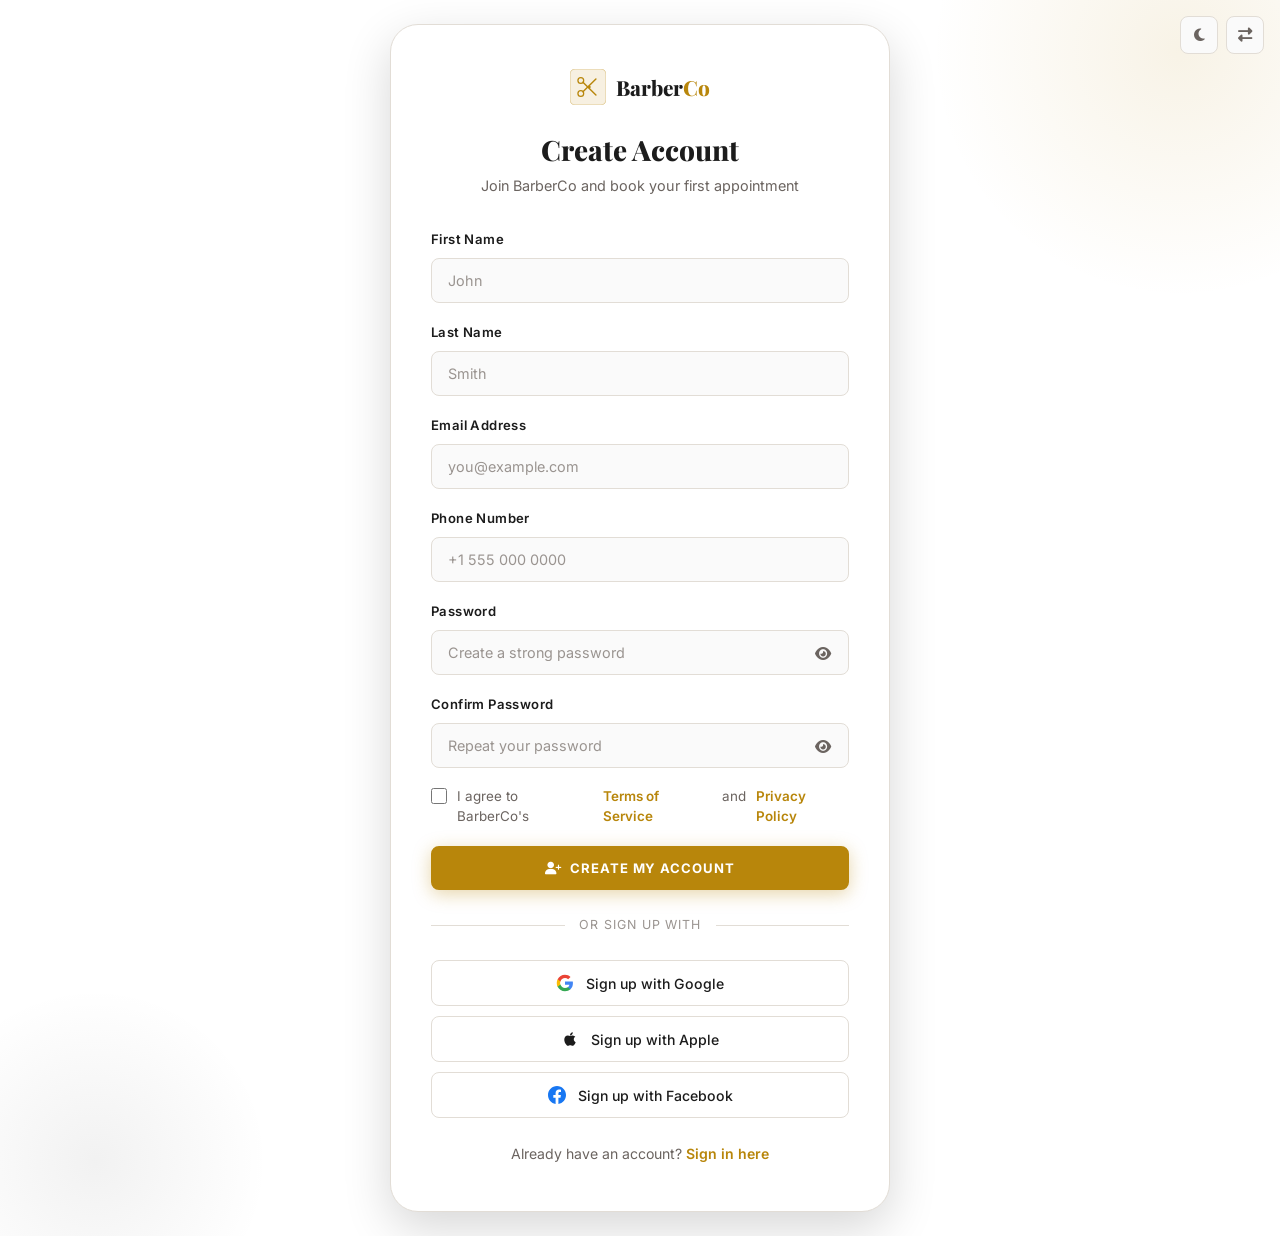
<file: signup.html>
<!DOCTYPE html>
<html lang="en" dir="ltr">
<head>
    <meta charset="UTF-8">
    <meta name="viewport" content="width=device-width, initial-scale=1.0">
    <meta name="description" content="Create your free BarberCo account to book appointments, save your barber preferences and unlock member benefits.">
    <title>Sign Up | BarberCo Barbershop</title>
    <link rel="icon" href="data:image/svg+xml,%3Csvg xmlns='http://www.w3.org/2000/svg' viewBox='0 0 100 100'%3E%3Crect width='100' height='100' rx='14' fill='%23B8860B' opacity='.15'/%3E%3Ccircle cx='30' cy='32' r='8' fill='none' stroke='%23B8860B' stroke-width='7'/%3E%3Ccircle cx='30' cy='68' r='8' fill='none' stroke='%23B8860B' stroke-width='7'/%3E%3Cline x1='36' y1='37' x2='72' y2='72' stroke='%23B8860B' stroke-width='8' stroke-linecap='round'/%3E%3Cline x1='36' y1='63' x2='72' y2='28' stroke='%23B8860B' stroke-width='8' stroke-linecap='round'/%3E%3C/svg%3E">
    <link rel="stylesheet" href="style.css">
    <link rel="stylesheet" href="https://cdnjs.cloudflare.com/ajax/libs/font-awesome/6.5.1/css/all.min.css">
</head>
<body>

<!-- Top-right controls -->
<div class="auth-top-icons">
    <button class="icon-btn dark-toggle" id="signup-dark-toggle" title="Toggle dark mode" aria-label="Toggle dark mode">
        <i class="fas fa-moon"></i>
    </button>
    <button class="icon-btn rtl-toggle" id="signup-rtl-toggle" title="Toggle RTL layout" aria-label="Toggle RTL">
        <i class="fas fa-exchange-alt"></i>
    </button>
</div>

<div class="auth-page" id="signup-page">
    <!-- Background decorations -->
    <div class="auth-bg-decor">
        <div class="blob1"></div>
        <div class="blob2"></div>
    </div>

    <!-- Auth Card -->
    <div class="auth-card" style="max-width:500px;">
        <!-- Logo -->
        <a href="index.html" class="auth-logo" id="signup-logo" aria-label="BarberCo Home">
            <svg width="36" height="36" viewBox="0 0 100 100" fill="none" xmlns="http://www.w3.org/2000/svg">
                <rect width="100" height="100" rx="14" fill="var(--primary)" opacity="0.12"/>
                <rect width="100" height="100" rx="14" fill="none" stroke="var(--primary)" stroke-width="2" opacity="0.5"/>
                <circle cx="30" cy="32" r="8" fill="none" stroke="var(--primary)" stroke-width="3.5"/>
                <circle cx="30" cy="68" r="8" fill="none" stroke="var(--primary)" stroke-width="3.5"/>
                <line x1="36" y1="37" x2="72" y2="72" stroke="var(--primary)" stroke-width="4" stroke-linecap="round"/>
                <line x1="36" y1="63" x2="72" y2="28" stroke="var(--primary)" stroke-width="4" stroke-linecap="round"/>
                <circle cx="54" cy="50" r="3.5" fill="var(--primary)"/>
            </svg>
            <div class="auth-logo-text">Barber<span>Co</span></div>
        </a>

        <h1 class="auth-title">Create Account</h1>
        <p class="auth-subtitle">Join BarberCo and book your first appointment</p>

        <form class="auth-form" id="signup-form">
            <div class="form-group">
                <label class="form-label" for="su-fname">First Name</label>
                <input type="text" id="su-fname" class="form-input" placeholder="John" required autocomplete="given-name">
            </div>
            <div class="form-group">
                <label class="form-label" for="su-lname">Last Name</label>
                <input type="text" id="su-lname" class="form-input" placeholder="Smith" required autocomplete="family-name">
            </div>
            <div class="form-group">
                <label class="form-label" for="su-email">Email Address</label>
                <input type="email" id="su-email" class="form-input" placeholder="you@example.com" required autocomplete="email">
            </div>
            <div class="form-group">
                <label class="form-label" for="su-phone">Phone Number</label>
                <input type="tel" id="su-phone" class="form-input" placeholder="+1 555 000 0000" autocomplete="tel">
            </div>
            <div class="form-group">
                <label class="form-label" for="su-password">Password</label>
                <div class="input-wrapper">
                    <input type="password" id="su-password" class="form-input" placeholder="Create a strong password" required autocomplete="new-password">
                    <button type="button" class="toggle-password" aria-label="Toggle password visibility">
                        <i class="fas fa-eye"></i>
                    </button>
                </div>
            </div>
            <div class="form-group">
                <label class="form-label" for="su-confirm">Confirm Password</label>
                <div class="input-wrapper">
                    <input type="password" id="su-confirm" class="form-input" placeholder="Repeat your password" required autocomplete="new-password">
                    <button type="button" class="toggle-password" aria-label="Toggle confirm password visibility">
                        <i class="fas fa-eye"></i>
                    </button>
                </div>
            </div>
            <div style="margin-bottom:20px;">
                <label style="display:flex;align-items:flex-start;gap:10px;cursor:pointer;font-size:0.84rem;color:var(--text-muted);line-height:1.5;">
                    <input type="checkbox" id="su-terms" required style="accent-color:var(--primary);width:16px;height:16px;margin-top:2px;flex-shrink:0;">
                    I agree to BarberCo's <a href="#" style="color:var(--primary);font-weight:600;">Terms of Service</a> and <a href="#" style="color:var(--primary);font-weight:600;">Privacy Policy</a>
                </label>
            </div>
            <button type="submit" class="btn btn-primary btn-full" id="signup-submit-btn">
                <i class="fas fa-user-plus"></i> Create My Account
            </button>
        </form>

        <div class="auth-divider">or sign up with</div>

        <div>
            <button class="btn-social" id="signup-google-btn" type="button">
                <svg width="18" height="18" viewBox="0 0 24 24" aria-hidden="true">
                    <path d="M22.56 12.25c0-.78-.07-1.53-.2-2.25H12v4.26h5.92a5.06 5.06 0 01-2.2 3.32v2.77h3.57c2.08-1.92 3.28-4.74 3.28-8.1z" fill="#4285F4"/>
                    <path d="M12 23c2.97 0 5.46-.98 7.28-2.66l-3.57-2.77c-.98.66-2.23 1.06-3.71 1.06-2.86 0-5.29-1.93-6.16-4.53H2.18v2.84C3.99 20.53 7.7 23 12 23z" fill="#34A853"/>
                    <path d="M5.84 14.09c-.22-.66-.35-1.36-.35-2.09s.13-1.43.35-2.09V7.07H2.18C1.43 8.55 1 10.22 1 12s.43 3.45 1.18 4.93l2.85-2.22.81-.62z" fill="#FBBC05"/>
                    <path d="M12 5.38c1.62 0 3.06.56 4.21 1.64l3.15-3.15C17.45 2.09 14.97 1 12 1 7.7 1 3.99 3.47 2.18 7.07l3.66 2.84c.87-2.6 3.3-4.53 6.16-4.53z" fill="#EA4335"/>
                </svg>
                Sign up with Google
            </button>
            <button class="btn-social" id="signup-apple-btn" type="button">
                <svg width="18" height="18" viewBox="0 0 24 24" fill="currentColor" aria-hidden="true">
                    <path d="M17.05 20.28c-.98.95-2.05.88-3.08.4-1.09-.5-2.08-.48-3.24 0-1.44.62-2.2.44-3.06-.4C2.79 15.25 3.51 7.59 9.05 7.31c1.35.07 2.29.74 3.08.8 1.18-.24 2.31-.93 3.57-.84 1.51.12 2.65.72 3.4 1.8-3.12 1.87-2.38 5.98.48 7.13-.57 1.5-1.31 2.99-2.54 4.09zM12.03 7.25c-.15-2.23 1.66-4.07 3.74-4.25.29 2.58-2.34 4.5-3.74 4.25z"/>
                </svg>
                Sign up with Apple
            </button>
            <button class="btn-social" id="signup-facebook-btn" type="button">
                <svg width="18" height="18" viewBox="0 0 24 24" fill="#1877F2" aria-hidden="true">
                    <path d="M24 12.073C24 5.405 18.627 0 12 0S0 5.405 0 12.073C0 18.1 4.388 23.094 10.125 24v-8.437H7.078v-3.49h3.047V9.41c0-3.025 1.792-4.697 4.533-4.697 1.313 0 2.686.236 2.686.236v2.97h-1.513c-1.491 0-1.956.93-1.956 1.887v2.267h3.328l-.532 3.49h-2.796V24C19.612 23.094 24 18.1 24 12.073z"/>
                </svg>
                Sign up with Facebook
            </button>
        </div>

        <p class="auth-footer-text">Already have an account? <a href="login.html" id="signup-login-link">Sign in here</a></p>
    </div>
</div>

<script src="script.js"></script>
</body>
</html>
</file>
<file: style.css>
/* ============================================================
   BarberCo — Barbershop & Men's Grooming Salon
   Global Design System
   ============================================================ */

@import url('https://fonts.googleapis.com/css2?family=Playfair+Display:ital,wght@0,400;0,500;0,600;0,700;0,800;0,900;1,400;1,700&family=Inter:wght@300;400;500;600;700&display=swap');

/* ---- CSS Variables (Light Mode) ---- */
:root {
    --primary:         #B8860B;
    --primary-light:   #D4A017;
    --primary-dark:    #8B6508;
    --primary-glow:    rgba(184,134,11,0.22);
    --primary-subtle:  rgba(184,134,11,0.08);
    --secondary:       #1C1C1C;
    --secondary-light: #2E2E2E;
    --secondary-dark:  #111111;

    --bg:              #FFFFFF;
    --bg-alt:          #FFFFFF;
    --surface:         #FFFFFF;
    --surface-alt:     #FAFAFA;
    --surface-card:    #FFFFFF;

    --text-dark:       #1C1C1C;
    --text-body:       #3D3730;
    --text-muted:      #6B6460;
    --text-light:      #9A9490;

    --border:          #E2DDD6;
    --border-dark:     #CCC8C0;

    --success:         #2E7D32;
    --warning:         #B8860B;
    --error:           #C62828;
    --info:            #1565C0;

    --shadow-sm:  0 1px 3px rgba(0,0,0,0.08);
    --shadow-md:  0 4px 16px rgba(0,0,0,0.10);
    --shadow-lg:  0 8px 32px rgba(0,0,0,0.13);
    --shadow-xl:  0 16px 48px rgba(0,0,0,0.16);
    --shadow-gold: 0 8px 32px rgba(184,134,11,0.25);

    --radius-xs: 4px;
    --radius-sm: 8px;
    --radius-md: 12px;
    --radius-lg: 20px;
    --radius-xl: 28px;
    --radius-full: 9999px;

    --transition: all 0.32s cubic-bezier(0.4,0,0.2,1);
    --transition-fast: all 0.18s ease;

    --nav-height: 76px;

    --logo-color: #B8860B;
    --logo-text: #1C1C1C;
}

/* ---- Dark Mode ---- */
.dark {
    --bg:              #111111;
    --bg-alt:          #161616;
    --surface:         #1C1C1C;
    --surface-alt:     #242424;
    --surface-card:    #1E1E1E;

    --text-dark:       #F0EDE6;
    --text-body:       #D4CFC8;
    --text-muted:      #908880;
    --text-light:      #605850;

    --border:          #2E2E2E;
    --border-dark:     #383838;

    --shadow-sm:  0 1px 3px rgba(0,0,0,0.35);
    --shadow-md:  0 4px 16px rgba(0,0,0,0.45);
    --shadow-lg:  0 8px 32px rgba(0,0,0,0.55);
    --shadow-xl:  0 16px 48px rgba(0,0,0,0.65);
    --shadow-gold: 0 8px 32px rgba(184,134,11,0.35);

    --logo-color: #D4A017;
    --logo-text: #F0EDE6;
}

/* ---- Reset ---- */
*, *::before, *::after { margin:0; padding:0; box-sizing:border-box; }
html { scroll-behavior:smooth; font-size:16px; overflow-x:clip; }
body {
    font-family:'Inter', sans-serif;
    color: var(--text-body);
    background: var(--bg);
    line-height:1.75;
    overflow-x:hidden;
    transition: background-color 0.3s ease, color 0.3s ease;
}
h1,h2,h3,h4,h5,h6 {
    font-family:'Playfair Display', serif;
    line-height:1.2;
    color: var(--text-dark);
}
h1 { font-size: clamp(2.2rem, 5vw, 3.8rem); font-weight:800; }
h2 { font-size: clamp(1.8rem, 4vw, 2.8rem); font-weight:700; }
h3 { font-size: clamp(1.3rem, 2.5vw, 1.8rem); font-weight:600; }
h4 { font-size: clamp(1.1rem, 2vw, 1.35rem); font-weight:600; }
a { text-decoration:none; color:inherit; transition: var(--transition); }
img { max-width:100%; height:auto; display:block; }
ul,ol { list-style:none; }
input,textarea,select,button { font-family:'Inter', sans-serif; outline:none; border:none; }

/* ---- Container ---- */
.container {
    width:100%;
    max-width:1200px;
    margin:0 auto;
    padding:0 24px;
}
@media (max-width: 768px) { .container { padding:0 16px; } }

/* ============================================================
   NAVBAR
   ============================================================ */
#main-nav {
    position: fixed;
    top: 0; left: 0; right: 0;
    width: 100%;
    z-index: 999;
    height: var(--nav-height);
    background: var(--surface);
    border-bottom: 1px solid var(--border);
    backdrop-filter: blur(12px);
    -webkit-backdrop-filter: blur(12px);
    transition: var(--transition);
}
.dark #main-nav { background: rgba(28,28,28,0.95); }

.nav-inner {
    display:flex;
    align-items:center;
    justify-content:space-between;
    height: var(--nav-height);
    gap: 20px;
}
/* Logo */
.nav-logo {
    display:flex;
    align-items:center;
    gap:10px;
    flex-shrink:0;
    text-decoration:none;
}
.nav-logo-icon {
    width:40px;
    height:40px;
    flex-shrink:0;
}
.nav-logo-text {
    font-family:'Playfair Display', serif;
    font-size:1.25rem;
    font-weight:800;
    color: var(--text-dark);
    letter-spacing:0.02em;
    line-height:1;
}
.nav-logo-text span { color: var(--primary); }

/* Desktop Nav Links */
.nav-links {
    display:flex;
    align-items:center;
    gap:4px;
    list-style:none;
}
.nav-links a {
    position:relative;
    font-size:0.8rem;
    font-weight:600;
    letter-spacing:0.08em;
    text-transform:uppercase;
    color: var(--text-muted);
    padding:6px 10px;
    border-radius: var(--radius-sm);
    transition: var(--transition);
    white-space:nowrap;
}
.nav-links a::after {
    content:'';
    position:absolute;
    bottom:0; left:50%;
    transform:translateX(-50%);
    width:0; height:2px;
    background: var(--primary);
    border-radius:2px;
    transition: var(--transition);
}
.nav-links a:hover,
.nav-links a.active {
    color: var(--primary);
}
.nav-links a:hover::after,
.nav-links a.active::after { width:calc(100% - 20px); }

/* Nav Actions */
.nav-actions {
    display:flex;
    align-items:center;
    gap:10px;
    flex-shrink:0;
}
/* Icon buttons */
.icon-btn {
    width:38px; height:38px;
    border-radius: var(--radius-sm);
    border:1px solid var(--border);
    background: var(--surface-alt);
    color: var(--text-muted);
    display:inline-flex;
    align-items:center;
    justify-content:center;
    font-size:0.9rem;
    cursor:pointer;
    transition: var(--transition);
    flex-shrink:0;
}
.icon-btn:hover { border-color: var(--primary); color: var(--primary); }

/* Mobile hamburger */
.nav-hamburger {
    display:none;
    flex-direction:column;
    justify-content:center;
    gap:5px;
    width:38px; height:38px;
    border-radius: var(--radius-sm);
    border:1px solid var(--border);
    background: var(--surface-alt);
    cursor:pointer;
    padding:8px 9px;
    transition: var(--transition);
}
.nav-hamburger span {
    display:block;
    width:100%; height:2px;
    background: var(--text-dark);
    border-radius:2px;
    transition: var(--transition);
}
.nav-hamburger.open span:nth-child(1){ transform: rotate(45deg) translate(5px,5px); }
.nav-hamburger.open span:nth-child(2){ opacity:0; transform:scaleX(0); }
.nav-hamburger.open span:nth-child(3){ transform: rotate(-45deg) translate(5px,-5px); }

/* Mobile Menu */
.nav-mobile {
    display:none;
    flex-direction:column;
    background: var(--surface);
    border-top:1px solid var(--border);
    padding:12px 0 20px;
    position:absolute;
    top: var(--nav-height);
    left:0; right:0;
    box-shadow: var(--shadow-lg);
    z-index:998;
    animation: slideDown 0.25s ease;
}
.nav-mobile.open { display:flex; }
.nav-mobile > a {
    display:flex;
    align-items:center;
    padding:13px 24px;
    font-size:0.9rem;
    font-weight:600;
    letter-spacing:0.05em;
    text-transform:uppercase;
    color: var(--text-muted);
    border-bottom:1px solid var(--border);
    transition: var(--transition);
}
.nav-mobile > a:hover, .nav-mobile > a.active { color: var(--primary); background: var(--primary-subtle); }
.nav-mobile-actions {
    display:flex;
    align-items:center;
    gap:12px;
    padding:16px 24px 8px;
    border-top:1px solid var(--border);
    margin-top:8px;
}
.nav-mobile-actions .btn { flex:1; justify-content:center; }
.nav-mobile-actions .btn-primary {
    color: #FFFFFF !important;
    background: var(--primary) !important;
    border-color: var(--primary) !important;
}
.dark .nav-mobile-actions .btn-primary {
    color: #111111 !important;
    background: linear-gradient(135deg, #F0C450, #D4A017) !important;
    border: none !important;
    font-weight: 800 !important;
}

@keyframes slideDown { from { opacity:0; transform:translateY(-8px); } to { opacity:1; transform:translateY(0); } }

/* ============================================================
   BUTTONS
   ============================================================ */
.btn {
    display:inline-flex;
    align-items:center;
    justify-content:center;
    gap:8px;
    padding:12px 28px;
    border-radius: var(--radius-sm);
    font-size:0.82rem;
    font-weight:700;
    letter-spacing:0.07em;
    text-transform:uppercase;
    cursor:pointer;
    transition: var(--transition);
    border:2px solid transparent;
    white-space:nowrap;
    position:relative;
    overflow:hidden;
    text-decoration:none;
}
.btn::before {
    content:'';
    position:absolute;
    inset:0;
    background: rgba(255,255,255,0.12);
    opacity:0;
    transition: var(--transition-fast);
}
.btn:hover::before { opacity:1; }

.btn-primary {
    background: var(--primary);
    color:#FFFFFF;
    border-color: var(--primary);
    box-shadow: 0 4px 18px rgba(184,134,11,0.35);
}
.btn-primary:hover {
    background: var(--primary-dark);
    border-color: var(--primary-dark);
    box-shadow: 0 6px 24px rgba(184,134,11,0.50);
    transform: translateY(-1px);
}
.btn-secondary {
    background: transparent;
    color: var(--text-dark);
    border-color: var(--border-dark);
}
.btn-secondary:hover {
    border-color: var(--primary);
    color: var(--primary);
    transform: translateY(-1px);
}
.btn-dark {
    background: var(--secondary);
    color:#FFFFFF;
    border-color: var(--secondary);
}
.btn-dark:hover {
    background: var(--secondary-light);
    transform: translateY(-1px);
}
.btn-outline-gold {
    background:transparent;
    color: var(--primary);
    border-color: var(--primary);
}
.btn-outline-gold:hover {
    background: var(--primary);
    color:#FFFFFF;
    transform:translateY(-1px);
}
.btn-sm { height: 38px; padding: 0 20px; font-size: 0.75rem; }
.btn-lg { padding:15px 36px; font-size:0.88rem; }
.btn-full { width:100%; }

/* ============================================================
   SECTION HELPERS
   ============================================================ */
.section { padding: 96px 0; }
.section-sm { padding: 64px 0; }
.section-lg { padding:120px 0; }

.section-label {
    display:inline-flex;
    align-items:center;
    gap:8px;
    font-size:0.72rem;
    font-weight:700;
    letter-spacing:0.18em;
    text-transform:uppercase;
    color: var(--primary);
    margin-bottom:14px;
}
.section-label::before, .section-label::after {
    content:'';
    display:block;
    width:28px; height:1.5px;
    background: var(--primary);
    border-radius:2px;
}
.section-title { margin-bottom:16px; }
.section-desc {
    font-size:1.05rem;
    color: var(--text-muted);
    max-width:560px;
    line-height:1.8;
}
.text-center { text-align:center; }
.text-center .section-desc { margin: 0 auto; }

/* Divider line */
.gold-divider {
    width:56px; height:3px;
    background: linear-gradient(90deg, var(--primary), var(--primary-light));
    border-radius:3px;
    margin: 18px 0 28px;
}
.text-center .gold-divider,
[style*="text-align:center"] .gold-divider,
[style*="text-align: center"] .gold-divider { margin: 18px auto 28px; }

/* ============================================================
   CARDS
   ============================================================ */
.card {
    background: var(--surface-card);
    border:1px solid var(--border);
    border-radius: var(--radius-lg);
    overflow:hidden;
    transition: var(--transition);
    box-shadow: var(--shadow-sm);
}
.card:hover {
    box-shadow: var(--shadow-lg);
    transform: translateY(-4px);
    border-color: var(--primary-glow);
}
.card-body { padding:28px; }
.card-img {
    width:100%;
    aspect-ratio:4/3;
    object-fit:cover;
    display:block;
}

/* ============================================================
   GRIDS
   ============================================================ */
.grid-2 { display:grid; grid-template-columns:repeat(2,1fr); gap:28px; }
.grid-3 { display:grid; grid-template-columns:repeat(3,1fr); gap:28px; }
.grid-4 { display:grid; grid-template-columns:repeat(4,1fr); gap:24px; }

@media (max-width:1024px) {
    .grid-4 { grid-template-columns:repeat(2,1fr); }
}
@media (max-width:768px) {
    .grid-2 { grid-template-columns:1fr; }
    .grid-3 { grid-template-columns:1fr; }
    .grid-4 { grid-template-columns:1fr; }
}

/* ============================================================
   PAGE BANNER
   ============================================================ */
.page-banner {
    position:relative;
    min-height:340px;
    padding: calc(var(--nav-height) + 54px) 24px 54px;
    display:flex;
    align-items:center;
    justify-content:center;
    text-align:center;
    overflow:hidden;
    background: var(--secondary-dark);
}
.page-banner img {
    position:absolute;
    inset:0;
    width:100%;
    height:100%;
    object-fit:cover;
    opacity:0.35;
}
.page-banner-content {
    position:relative;
    z-index:2;
    padding:0 24px;
    max-width:680px;
    margin:0 auto;
}
.page-banner h1 { color:#FFFFFF; font-size:clamp(1.8rem,5vw,3rem); margin-bottom:4px; }
.page-banner .breadcrumb {
    display:flex;
    align-items:center;
    justify-content:center;
    gap:8px;
    margin-top:8px;
    font-size:0.82rem;
    color: rgba(255,255,255,0.6);
}
.page-banner .breadcrumb a { color: var(--primary); }
.page-banner .breadcrumb span { color: rgba(255,255,255,0.4); }
.page-banner-subtext {
    font-size: 0.95rem;
    color: rgba(255, 255, 255, 0.78);
    margin-top: 12px;
    line-height: 1.6;
    max-width: 540px;
    margin-left: auto;
    margin-right: auto;
}
@media(max-width:768px){ 
    .page-banner { 
        min-height:260px; 
        padding: calc(var(--nav-height) + 42px) 20px 42px; 
    } 
}
@media(max-width:360px){ 
    .page-banner { 
        min-height:240px; 
        padding: calc(var(--nav-height) + 32px) 16px 32px; 
    } 
}

/* ============================================================
   FOOTER
   ============================================================ */
#main-footer {
    background: var(--secondary-dark);
    color: rgba(255,255,255,0.7);
    padding-top: 72px;
}
.dark #main-footer { background:#0A0A0A; }
.footer-grid {
    display: grid;
    grid-template-columns: repeat(4, 1fr);
    gap: 48px;
    padding-bottom: 48px;
    border-bottom: 1px solid rgba(255,255,255,0.08);
}
.footer-brand { }
.footer-logo {
    display: flex;
    align-items: center;
    gap: 10px;
    margin-bottom: 18px;
    text-decoration: none;
}
.footer-logo-text {
    font-family: 'Playfair Display', serif;
    font-size: 1.25rem;
    font-weight: 800;
    color: #FFFFFF;
    letter-spacing: 0.02em;
}
.footer-logo-text span { color: var(--primary-light); }
.footer-desc {
    font-size: 0.88rem;
    line-height: 1.8;
    color: rgba(255,255,255,0.55);
    margin-bottom: 24px;
}
.footer-social {
    display: flex;
    gap: 12px;
}
.footer-social a {
    width: 36px;
    height: 36px;
    border-radius: var(--radius-full);
    border: 1px solid rgba(255,255,255,0.15);
    color: rgba(255,255,255,0.5);
    display: inline-flex;
    align-items: center;
    justify-content: center;
    font-size: 0.85rem;
    transition: var(--transition-fast);
}
.footer-social a:hover {
    border-color: #FFFFFF;
    color: #FFFFFF;
    background: rgba(255,255,255,0.05);
}

.footer-col h4 {
    font-family: 'Inter', sans-serif;
    font-size: 0.72rem;
    font-weight: 700;
    letter-spacing: 0.15em;
    text-transform: uppercase;
    color: #FFFFFF;
    margin-bottom: 20px;
}
.footer-col ul { display: flex; flex-direction: column; gap: 10px; }
.footer-col ul li a {
    font-size: 0.88rem;
    color: rgba(255,255,255,0.5);
    transition: var(--transition);
}
.footer-col ul li a:hover { color: var(--primary-light); padding-left: 4px; }

/* Stay Updated (Newsletter Card) */
.footer-newsletter-card {
    background: rgba(255, 255, 255, 0.04);
    border: 1px solid rgba(255, 255, 255, 0.08);
    border-radius: var(--radius-xl);
    padding: 24px;
    box-shadow: var(--shadow-lg);
    display: flex;
    flex-direction: column;
    height: fit-content;
}
.footer-newsletter-card h3 {
    font-family: 'Playfair Display', serif;
    font-size: 1.15rem;
    color: #FFFFFF !important;
    margin-bottom: 8px;
    font-weight: 800;
    line-height: 1.2;
}
.footer-newsletter-card p {
    font-size: 0.78rem;
    line-height: 1.6;
    color: rgba(255, 255, 255, 0.5);
    margin-bottom: 16px;
}
.newsletter-form {
    display: flex;
    flex-direction: column;
    gap: 12px;
}
.newsletter-input {
    width: 100%;
    background: rgba(255, 255, 255, 0.05);
    border: 1px solid rgba(255, 255, 255, 0.1);
    border-radius: var(--radius-sm);
    padding: 12px 16px;
    font-size: 0.8rem;
    color: #FFFFFF;
    outline: none;
    transition: var(--transition-fast);
}
.newsletter-input::placeholder {
    color: rgba(255, 255, 255, 0.3);
}
.newsletter-input:focus {
    border-color: var(--primary-light);
    background: rgba(255, 255, 255, 0.08);
    box-shadow: 0 0 0 3px var(--primary-glow);
}
.newsletter-submit {
    width: 100%;
    background: var(--primary);
    color: #FFFFFF;
    border: none;
    border-radius: var(--radius-sm);
    padding: 12px;
    font-size: 0.75rem;
    font-weight: 700;
    text-transform: uppercase;
    letter-spacing: 0.1em;
    cursor: pointer;
    transition: var(--transition-fast);
}
.newsletter-submit:hover {
    background: var(--primary-light);
    transform: translateY(-1px);
}
.newsletter-submit:active {
    transform: translateY(0);
}

.footer-bottom {
    display: flex;
    align-items: center;
    justify-content: space-between;
    padding: 32px 0;
    font-size: 0.75rem;
    color: rgba(255, 255, 255, 0.4);
    flex-wrap: wrap;
    gap: 16px;
}
.footer-copy {
    margin: 0;
}
.footer-bottom-links {
    display: flex;
    align-items: center;
    gap: 24px;
}
.footer-bottom-links a {
    color: rgba(255, 255, 255, 0.4);
    text-decoration: none;
    font-weight: 600;
    letter-spacing: 0.05em;
    transition: var(--transition-fast);
}
.footer-bottom-links a:hover {
    color: #FFFFFF;
}

@media(max-width:1024px){ .footer-grid { grid-template-columns:1fr 1fr; } }
@media(max-width:768px){
    .footer-grid { grid-template-columns:1fr; gap:32px; }
    .footer-bottom { flex-direction:column; text-align:center; gap:16px; }
    .footer-bottom-links { justify-content:center; }
}

/* ============================================================
   SCROLL ANIMATIONS
   ============================================================ */
.aos { opacity:0; transform:translateY(28px); transition: opacity 0.65s ease, transform 0.65s ease; }
.aos.delay-1 { transition-delay:0.1s; }
.aos.delay-2 { transition-delay:0.2s; }
.aos.delay-3 { transition-delay:0.3s; }
.aos.delay-4 { transition-delay:0.4s; }
.aos.delay-5 { transition-delay:0.5s; }
.aos.visible { opacity:1; transform:translateY(0); }

/* ============================================================
   AUTH PAGES (Login, Signup)
   ============================================================ */
.auth-page {
    min-height:100vh;
    display:flex;
    align-items:center;
    justify-content:center;
    padding:24px;
    background: var(--bg);
    position:relative;
    overflow:hidden;
}
.auth-bg-decor {
    position:absolute;
    inset:0;
    pointer-events:none;
    overflow:hidden;
}
.auth-bg-decor .blob1 {
    position:absolute;
    width:500px; height:500px;
    border-radius:50%;
    background: radial-gradient(circle, rgba(184,134,11,0.10) 0%, transparent 70%);
    top:-200px; right:-150px;
}
.auth-bg-decor .blob2 {
    position:absolute;
    width:350px; height:350px;
    border-radius:50%;
    background: radial-gradient(circle, rgba(28,28,28,0.06) 0%, transparent 70%);
    bottom:-100px; left:-80px;
}
.auth-top-icons {
    position:absolute;
    top:16px; right:16px;
    display:flex;
    gap:8px;
    z-index:100;
}
.auth-card {
    background: var(--surface-card);
    border:1px solid var(--border);
    border-radius: var(--radius-xl);
    padding:44px 40px;
    width:100%;
    max-width:460px;
    box-shadow: var(--shadow-xl);
    position:relative;
    z-index:2;
}
@media(max-width:480px){
    .auth-page {
        flex-direction: column;
        justify-content: flex-start;
        padding: 64px 16px 32px;
    }
    .auth-card {
        padding:32px 22px;
    }
}
.auth-logo {
    display:flex;
    align-items:center;
    justify-content:center;
    gap:10px;
    margin-bottom:28px;
    text-decoration:none;
}
.auth-logo-text {
    font-family:'Playfair Display', serif;
    font-size:1.3rem;
    font-weight:800;
    color: var(--text-dark);
}
.auth-logo-text span { color: var(--primary); }

.auth-title {
    font-family:'Playfair Display', serif;
    font-size:1.75rem;
    font-weight:800;
    color: var(--text-dark);
    text-align:center;
    margin-bottom:6px;
}
.auth-subtitle {
    font-size:0.9rem;
    color: var(--text-muted);
    text-align:center;
    margin-bottom:30px;
}
.form-group { margin-bottom:18px; }
.form-label {
    display:block;
    font-size:0.82rem;
    font-weight:600;
    color: var(--text-dark);
    margin-bottom:7px;
    letter-spacing:0.03em;
}
.form-input {
    width:100%;
    padding:13px 16px;
    border:1.5px solid var(--border);
    border-radius: var(--radius-sm);
    background: var(--surface-alt);
    color: var(--text-dark);
    font-size:0.9rem;
    transition: var(--transition);
}
.form-input:focus {
    border-color: var(--primary);
    box-shadow: 0 0 0 3px var(--primary-glow);
    background: var(--surface);
}
.form-input::placeholder { color: var(--text-light); }

/* Date Input Calendar Icon */
input[type="date"] {
    color-scheme: light;
}
input[type="date"]::-webkit-calendar-picker-indicator {
    cursor: pointer;
    filter: brightness(0);
    opacity: 0.7;
    transition: var(--transition-fast);
}
input[type="date"]::-webkit-calendar-picker-indicator:hover {
    opacity: 1;
}

/* Dark Theme Date Input */
.dark input[type="date"] {
    color-scheme: dark;
}
.dark input[type="date"]::-webkit-calendar-picker-indicator {
    filter: brightness(0) invert(1);
    opacity: 0.9;
}
.dark input[type="date"]::-webkit-calendar-picker-indicator:hover {
    opacity: 1;
}
.input-wrapper { position:relative; }
.input-wrapper .form-input { padding-right:46px; }
.toggle-password {
    position:absolute;
    right:14px; top:50%;
    transform:translateY(-50%);
    background:none;
    border:none;
    color: var(--text-muted);
    cursor:pointer;
    font-size:0.9rem;
    transition: var(--transition);
    padding:4px;
}
.toggle-password:hover { color: var(--primary); }
.auth-row {
    display:flex;
    align-items:center;
    justify-content:space-between;
    margin-bottom:22px;
    font-size:0.85rem;
    flex-wrap:wrap;
    gap:8px;
}
.auth-row a { color: var(--primary); font-weight:500; }
.auth-row label { display:flex; align-items:center; gap:7px; cursor:pointer; color: var(--text-muted); }
.auth-row input[type=checkbox] { accent-color: var(--primary); width:15px; height:15px; cursor:pointer; }

.auth-divider {
    display:flex;
    align-items:center;
    gap:14px;
    font-size:0.78rem;
    color: var(--text-light);
    text-transform:uppercase;
    letter-spacing:0.08em;
    margin:24px 0;
}
.auth-divider::before, .auth-divider::after {
    content:'';
    flex:1;
    height:1px;
    background: var(--border);
}

.btn-social {
    width:100%;
    display:flex;
    align-items:center;
    justify-content:center;
    gap:12px;
    padding:13px 20px;
    border:1.5px solid var(--border);
    border-radius: var(--radius-sm);
    background: var(--surface);
    color: var(--text-dark);
    font-size:0.88rem;
    font-weight:500;
    cursor:pointer;
    transition: var(--transition);
    margin-bottom:10px;
    text-decoration:none;
}
.btn-social:hover {
    border-color: var(--primary);
    box-shadow: var(--shadow-sm);
    transform:translateY(-1px);
}
.auth-footer-text {
    text-align:center;
    font-size:0.88rem;
    color: var(--text-muted);
    margin-top:24px;
}
.auth-footer-text a { color: var(--primary); font-weight:600; }

/* ============================================================
   PRICING CARDS
   ============================================================ */
.pricing-card {
    background: var(--surface-card);
    border:2px solid var(--border);
    border-radius: var(--radius-xl);
    padding:40px 32px;
    text-align:center;
    position:relative;
    transition: var(--transition);
    box-shadow: var(--shadow-sm);
}
.pricing-card:hover { transform:translateY(-6px); box-shadow: var(--shadow-lg); }
.pricing-card.popular {
    border-color: var(--primary);
    box-shadow: var(--shadow-gold);
    transform:scale(1.03);
}
.pricing-card.popular:hover { transform:scale(1.03) translateY(-4px); }
.popular-badge {
    position:absolute;
    top:-14px; left:50%;
    transform:translateX(-50%);
    background: var(--primary);
    color:#FFFFFF;
    font-size:0.7rem;
    font-weight:700;
    letter-spacing:0.12em;
    text-transform:uppercase;
    padding:5px 18px;
    border-radius: var(--radius-full);
}
.pricing-name {
    font-family:'Inter', sans-serif;
    font-size:0.75rem;
    font-weight:700;
    letter-spacing:0.15em;
    text-transform:uppercase;
    color: var(--text-muted);
    margin-bottom:16px;
}
.pricing-price {
    display:flex;
    align-items:flex-start;
    justify-content:center;
    gap:4px;
    margin-bottom:8px;
}
.pricing-currency {
    font-size:1.2rem;
    font-weight:700;
    color: var(--text-dark);
    margin-top:8px;
}
.pricing-amount {
    font-family:'Playfair Display', serif;
    font-size:3.2rem;
    font-weight:800;
    color: var(--text-dark);
    line-height:1;
}
.pricing-period {
    font-size:0.8rem;
    color: var(--text-muted);
    margin-bottom:28px;
}
.pricing-features {
    list-style:none;
    margin-bottom:32px;
    text-align:left;
    display:flex;
    flex-direction:column;
    gap:12px;
}
.pricing-features li {
    display:flex;
    align-items:center;
    gap:10px;
    font-size:0.9rem;
    color: var(--text-body);
}
.pricing-features li i { color: var(--primary); font-size:0.8rem; flex-shrink:0; }
.pricing-features li.disabled { color: var(--text-light); }
.pricing-features li.disabled i { color: var(--border-dark); }

/* ============================================================
   GALLERY GRID
   ============================================================ */
.gallery-grid {
    display:grid;
    grid-template-columns:repeat(3,1fr);
    gap:16px;
}
.gallery-item {
    position:relative;
    border-radius: var(--radius-md);
    overflow:hidden;
    aspect-ratio:1;
    cursor:pointer;
    background: var(--surface-alt);
}
.gallery-item img {
    width:100%; height:100%;
    object-fit:cover;
    transition: transform 0.5s ease;
}
.gallery-item:hover img { transform:scale(1.08); }
.gallery-overlay {
    position:absolute;
    inset:0;
    background: linear-gradient(to top, rgba(0,0,0,0.75) 0%, transparent 60%);
    opacity:0;
    transition: var(--transition);
    display:flex;
    align-items:flex-end;
    padding:16px;
}
.gallery-item:hover .gallery-overlay { opacity:1; }
.gallery-overlay span {
    color:#FFFFFF;
    font-size:0.82rem;
    font-weight:600;
    letter-spacing:0.06em;
}

@media(max-width:768px){ .gallery-grid { grid-template-columns:repeat(2,1fr); } }
@media(max-width:480px){ .gallery-grid { grid-template-columns:1fr; } }

/* ============================================================
   TESTIMONIALS
   ============================================================ */
.testimonial-card {
    background: var(--surface-card);
    border:1px solid var(--border);
    border-radius: var(--radius-lg);
    padding:36px 32px;
    position:relative;
    transition: var(--transition);
    display: flex;
    flex-direction: column;
    justify-content: space-between;
}
.testimonial-card:hover { box-shadow: var(--shadow-md); transform:translateY(-3px); }
.testimonial-quote {
    font-size:2.5rem;
    color: var(--primary);
    line-height:1;
    margin-bottom:16px;
    font-family:'Playfair Display', serif;
}
.testimonial-text {
    font-size:0.95rem;
    color: var(--text-body);
    line-height:1.8;
    font-style:italic;
    margin-bottom:32px;
    flex-grow: 1;
}
.testimonial-author {
    display:flex;
    align-items:center;
    gap:14px;
    margin-top:auto;
    padding-top:20px;
    border-top:1px solid rgba(212,160,23,0.18);
}
.dark .testimonial-author {
    border-top-color: rgba(255,255,255,0.08);
}
.testimonial-avatar {
    width:48px; height:48px;
    border-radius:50%;
    object-fit:cover;
    border:2px solid var(--primary-glow);
}
.testimonial-name { font-weight:700; font-size:0.9rem; color: var(--text-dark); }
.testimonial-role { font-size:0.78rem; color: var(--text-muted); }
.testimonial-stars { color: var(--primary); font-size:0.8rem; margin-bottom:4px; }

/* ============================================================
   BARBER PROFILE CARD
   ============================================================ */
.barber-card {
    background: var(--surface-card);
    border:1px solid var(--border);
    border-radius: var(--radius-lg);
    overflow:hidden;
    transition: var(--transition);
    text-align:center;
    max-width:400px;
    width:100%;
    margin-left:auto;
    margin-right:auto;
}
.barber-card:hover { box-shadow: var(--shadow-lg); transform:translateY(-5px); }
.barber-img {
    width:100%;
    aspect-ratio:4/3;
    object-fit:cover;
    object-position:top center;
    display:block;
}
.barber-body { padding:24px 20px; }
.barber-name { font-size:1.2rem; margin-bottom:4px; }
.barber-role {
    font-size:0.78rem;
    font-weight:600;
    letter-spacing:0.12em;
    text-transform:uppercase;
    color: var(--primary);
    margin-bottom:12px;
}
.barber-specialties {
    display:flex;
    flex-wrap:wrap;
    gap:6px;
    justify-content:center;
    margin-bottom:16px;
}
.barber-tag {
    font-size:0.72rem;
    font-weight:600;
    letter-spacing:0.06em;
    padding:4px 12px;
    border-radius: var(--radius-full);
    border:1px solid var(--border);
    color: var(--text-muted);
    background: var(--surface-alt);
}

/* ============================================================
   STATS / METRICS
   ============================================================ */
.stat-block { text-align:center; padding:20px; }
.stat-number {
    font-family:'Playfair Display', serif;
    font-size:clamp(2.2rem,5vw,3.5rem);
    font-weight:800;
    color: var(--primary);
    line-height:1;
    margin-bottom:6px;
}
.stat-label {
    font-size:0.8rem;
    font-weight:600;
    letter-spacing:0.12em;
    text-transform:uppercase;
    color: var(--text-muted);
}

/* ============================================================
   SERVICE CARD
   ============================================================ */
.service-card {
    border-radius: var(--radius-lg);
    overflow:hidden;
    background: var(--surface-card);
    border:1px solid var(--border);
    transition: var(--transition);
}
.service-card:hover { box-shadow: var(--shadow-lg); transform:translateY(-4px); }
.service-img {
    width:100%; height:220px;
    object-fit:cover;
    display:block;
}
.service-body { padding:24px; }
.service-icon {
    width:46px; height:46px;
    border-radius: var(--radius-sm);
    background: var(--primary-subtle);
    color: var(--primary);
    display:inline-flex;
    align-items:center;
    justify-content:center;
    font-size:1.1rem;
    margin-bottom:16px;
}
.service-title { font-size:1.15rem; margin-bottom:8px; }
.service-desc { font-size:0.88rem; color: var(--text-muted); line-height:1.7; margin-bottom:16px; }
.service-price {
    font-family:'Playfair Display', serif;
    font-size:1.4rem;
    font-weight:700;
    color: var(--primary);
}
.service-price small {
    font-family:'Inter', sans-serif;
    font-size:0.75rem;
    color: var(--text-muted);
    font-weight:400;
}

/* ============================================================
   BOOKING FORM
   ============================================================ */
.booking-form {
    background: var(--surface-card);
    border:1px solid var(--border);
    border-radius: var(--radius-xl);
    padding:48px 40px;
    box-shadow: var(--shadow-lg);
}
@media(max-width:768px){ .booking-form { padding:32px 20px; } }
.booking-form .form-row {
    display:grid;
    grid-template-columns:1fr 1fr;
    gap:16px;
}
@media(max-width:600px){ .booking-form .form-row { grid-template-columns:1fr; } }
.form-select {
    width:100%;
    padding:13px 16px;
    border:1.5px solid var(--border);
    border-radius: var(--radius-sm);
    background: var(--surface-alt);
    color: var(--text-dark);
    font-size:0.9rem;
    transition: var(--transition);
    cursor:pointer;
    appearance:none;
    background-image:url("data:image/svg+xml,%3Csvg xmlns='http://www.w3.org/2000/svg' width='12' height='8' viewBox='0 0 12 8'%3E%3Cpath d='M1 1l5 5 5-5' stroke='%23999' stroke-width='1.5' fill='none' stroke-linecap='round'/%3E%3C/svg%3E");
    background-repeat:no-repeat;
    background-position: right 14px center;
    padding-right:36px;
}
.form-select:focus { border-color: var(--primary); box-shadow: 0 0 0 3px var(--primary-glow); }
.form-textarea {
    resize:vertical;
    min-height:110px;
}

/* Live Google Map */
.live-map-wrap iframe {
    transition: filter 0.4s ease;
}
.dark .live-map-wrap iframe {
    filter: grayscale(0.7) invert(0.9) contrast(1.2) hue-rotate(180deg);
}

/* ============================================================
   404 / COMING SOON PAGES
   ============================================================ */
.error-page, .cs-page {
    min-height:100vh;
    display:flex;
    flex-direction:column;
    align-items:center;
    justify-content:center;
    text-align:center;
    padding:32px 24px;
    position:relative;
    overflow:hidden;
    background: var(--secondary-dark);
}
.error-page h1, .cs-page h2 { color:#FFFFFF; }
.error-number {
    font-family:'Playfair Display', serif;
    font-size:clamp(5.5rem,15vw,9.5rem);
    font-weight:900;
    line-height:0.95;
    letter-spacing: -0.02em;
    background: linear-gradient(135deg, #FFF6D6 0%, #D4A017 40%, #B8860B 70%, #8B6508 100%);
    background-size:200% auto;
    -webkit-background-clip:text;
    background-clip:text;
    -webkit-text-fill-color:transparent;
    text-shadow: 0 10px 30px rgba(212,160,23,0.25);
    animation: goldShimmer 5s linear infinite;
    margin-bottom:14px;
}
@keyframes goldShimmer { 0%{background-position:-200% center} 100%{background-position:200% center} }
.error-title { color:#FFFFFF !important; margin-bottom:12px; }
.error-desc { color: rgba(255,255,255,0.55); max-width:480px; margin:0 auto 36px; }
.cs-countdown {
    display:flex;
    gap:24px;
    justify-content:center;
    margin:36px 0;
    flex-wrap:wrap;
}
.cs-unit {
    background: rgba(255,255,255,0.06);
    border:1px solid rgba(255,255,255,0.12);
    border-radius: var(--radius-md);
    width:80px; height:80px;
    display:flex;
    flex-direction:column;
    align-items:center;
    justify-content:center;
}
.cs-unit-num {
    font-family:'Playfair Display', serif;
    font-size:2rem;
    font-weight:800;
    color: var(--primary-light);
    line-height:1;
}
.cs-unit-label {
    font-size:0.65rem;
    font-weight:600;
    letter-spacing:0.12em;
    text-transform:uppercase;
    color: rgba(255,255,255,0.4);
    margin-top:4px;
}

/* ============================================================
   CONTACT
   ============================================================ */
.contact-info-item {
    display:flex;
    gap:18px;
    align-items:flex-start;
    margin-bottom:28px;
}
.contact-icon {
    width:48px; height:48px;
    border-radius: var(--radius-sm);
    background: var(--primary-subtle);
    color: var(--primary);
    display:flex;
    align-items:center;
    justify-content:center;
    font-size:1.1rem;
    flex-shrink:0;
}
.contact-info-label {
    font-size:0.72rem;
    font-weight:700;
    letter-spacing:0.12em;
    text-transform:uppercase;
    color: var(--text-muted);
    margin-bottom:4px;
}
.contact-info-value {
    font-size:0.95rem;
    color: var(--text-dark);
    font-weight:500;
}

/* ============================================================
   TABS
   ============================================================ */
.tab-bar {
    display:flex;
    gap:4px;
    border-bottom:2px solid var(--border);
    margin-bottom:32px;
    flex-wrap:wrap;
}
.tab-btn {
    padding:10px 20px;
    font-size:0.82rem;
    font-weight:600;
    letter-spacing:0.06em;
    text-transform:uppercase;
    color: var(--text-muted);
    border:none;
    background:none;
    cursor:pointer;
    border-bottom:2px solid transparent;
    margin-bottom:-2px;
    transition: var(--transition);
}
.tab-btn:hover { color: var(--primary); }
.tab-btn.active { color: var(--primary); border-bottom-color: var(--primary); }

/* ============================================================
   UTILS
   ============================================================ */
.text-primary { color: var(--primary); }
.text-muted   { color: var(--text-muted); }
.text-white   { color:#FFFFFF; }
.bg-dark      { background: var(--secondary-dark); }
.bg-alt       { background: var(--bg-alt); }
.bg-surface   { background: var(--surface-card); }
.mt-auto { margin-top:auto; }
.hidden { display:none !important; }
.flex-center { display:flex; align-items:center; justify-content:center; }
.gap-2 { gap:8px; }
.gap-3 { gap:12px; }
.gap-4 { gap:16px; }
.mb-1 { margin-bottom:4px; }
.mb-2 { margin-bottom:8px; }
.mb-3 { margin-bottom:12px; }
.mb-4 { margin-bottom:16px; }
.mt-2 { margin-top:8px; }
.mt-3 { margin-top:12px; }
.mt-4 { margin-top:16px; }

/* Responsive Display */
@media(max-width:768px){
    .hide-mobile { display:none !important; }
    .section { padding:64px 0; }
    .section-lg { padding:80px 0; }
}
@media(min-width:769px){
    .hide-desktop { display:none !important; }
    .nav-hamburger { display:none !important; }
}
@media(max-width:768px){
    .nav-hamburger { display:flex !important; }
    .nav-links { display:none !important; }
}
@media(max-width:1024px){
    .nav-links { gap:2px; }
    .nav-links a { padding:6px 7px; font-size:0.72rem; }
}

/* Make nav position relative so mobile dropdown positions correctly */
#main-nav { position: fixed; top: 0; left: 0; right: 0; width: 100%; }

/* Stats 4-col grid — responsive */
.stats-grid-4 {
    display: grid;
    grid-template-columns: repeat(4,1fr);
    gap: 0;
    text-align: center;
}
@media(max-width:768px){
    .stats-grid-4 { grid-template-columns: repeat(2,1fr); }
    .stats-grid-4 .stat-block { border-right: none !important; border-bottom: 1px solid rgba(255,255,255,0.08); }
    .stats-grid-4 .stat-block:nth-child(odd) { border-right: 1px solid rgba(255,255,255,0.08) !important; }
}
@media(max-width:380px){
    .stats-grid-4 { grid-template-columns: 1fr 1fr; }
}

/* Stats grid responsive */
@media(max-width:768px){
    [style*="grid-template-columns:repeat(4,1fr)"] {
        grid-template-columns: repeat(2,1fr) !important;
    }
}
@media(max-width:480px){
    [style*="grid-template-columns:repeat(4,1fr)"] {
        grid-template-columns: 1fr 1fr !important;
    }
}

/* 360px small screen refinements */
@media(max-width:380px){
    .container { padding:0 12px; }
    .btn { padding:10px 18px; font-size:0.78rem; }
    .btn-lg { padding:12px 22px; font-size:0.82rem; }
    .auth-card { padding:28px 16px; }
    .pricing-card { padding:32px 20px; }
    .booking-form { padding:24px 16px; }
    .hero-stat-num { font-size:1.8rem; }
    .hero-stats { gap:24px; }
    .cs-unit { width:68px; height:68px; }
    .cs-unit-num { font-size:1.7rem; }
    .footer-grid { gap:24px; }
}

/* Pricing grid — ensure 3 cols stack on tablet */
@media(max-width:960px){
    .pricing-grid-3 { grid-template-columns:1fr; max-width:480px; margin:0 auto; }
    .pricing-card.popular { transform:none; }
    .pricing-card.popular:hover { transform:translateY(-6px); }
}

/* Alignment fix for hero stats at 768 */
@media(max-width:768px){
    .hero-stats { flex-direction:row; flex-wrap:wrap; gap:20px; justify-content:center; }
    .hero-stat-num { font-size:1.8rem; }
    .hero-actions { flex-direction:column; align-items:center; justify-content:center; }
    .hero-actions .btn { width:auto; }
    .strip-inner { gap:16px; justify-content:flex-start; overflow-x:auto; padding:0 16px; flex-wrap:nowrap; }
    .strip-item { white-space:nowrap; font-size:0.75rem; flex-shrink:0; }
    .grid-2 { gap:32px; }
    .footer-desc { max-width:100%; }
}

/* Hero overlay gradient */
.hero-gradient {
    background: linear-gradient(135deg, rgba(0,0,0,0.85) 0%, rgba(0,0,0,0.45) 60%, rgba(184,134,11,0.15) 100%);
}

/* RTL Support */
[dir="rtl"] .nav-links { flex-direction:row-reverse; }
[dir="rtl"] .footer-grid { direction:rtl; }
[dir="rtl"] .gold-divider { margin-left:auto; margin-right:0; }
[dir="rtl"] .text-center .gold-divider { margin:18px auto 28px; }
[dir="rtl"] .section-label::before { order:1; }
[dir="rtl"] .section-label::after { order:-1; }
[dir="rtl"] .btn { flex-direction:row-reverse; }
[dir="rtl"] .form-select { background-position: left 14px center; padding-right:16px; padding-left:36px; }
[dir="rtl"] input[type="tel"] { text-align: right; }

/* ============================================================
   SCROLL TO TOP BUTTON
   ============================================================ */
.scroll-top-btn {
    position: fixed;
    bottom: 28px;
    right: 28px;
    width: 48px;
    height: 48px;
    border-radius: var(--radius-full);
    background: var(--primary);
    color: #FFFFFF;
    border: none;
    box-shadow: 0 4px 20px rgba(184, 134, 11, 0.45);
    display: inline-flex;
    align-items: center;
    justify-content: center;
    font-size: 1.1rem;
    cursor: pointer;
    z-index: 9990;
    opacity: 0;
    pointer-events: none;
    transform: translateY(16px);
    transition: var(--transition);
}
.scroll-top-btn:hover {
    background: var(--primary-dark);
    box-shadow: 0 6px 26px rgba(184, 134, 11, 0.65);
    transform: translateY(-3px);
    color: #FFFFFF;
}
.scroll-top-btn.visible {
    opacity: 1;
    pointer-events: all;
    transform: translateY(0);
}
.scroll-top-btn.visible:hover {
    transform: translateY(-3px);
}
@media (max-width: 480px) {
    .scroll-top-btn {
        bottom: 20px;
        right: 20px;
        width: 42px;
        height: 42px;
        font-size: 0.95rem;
    }
}
</file>
